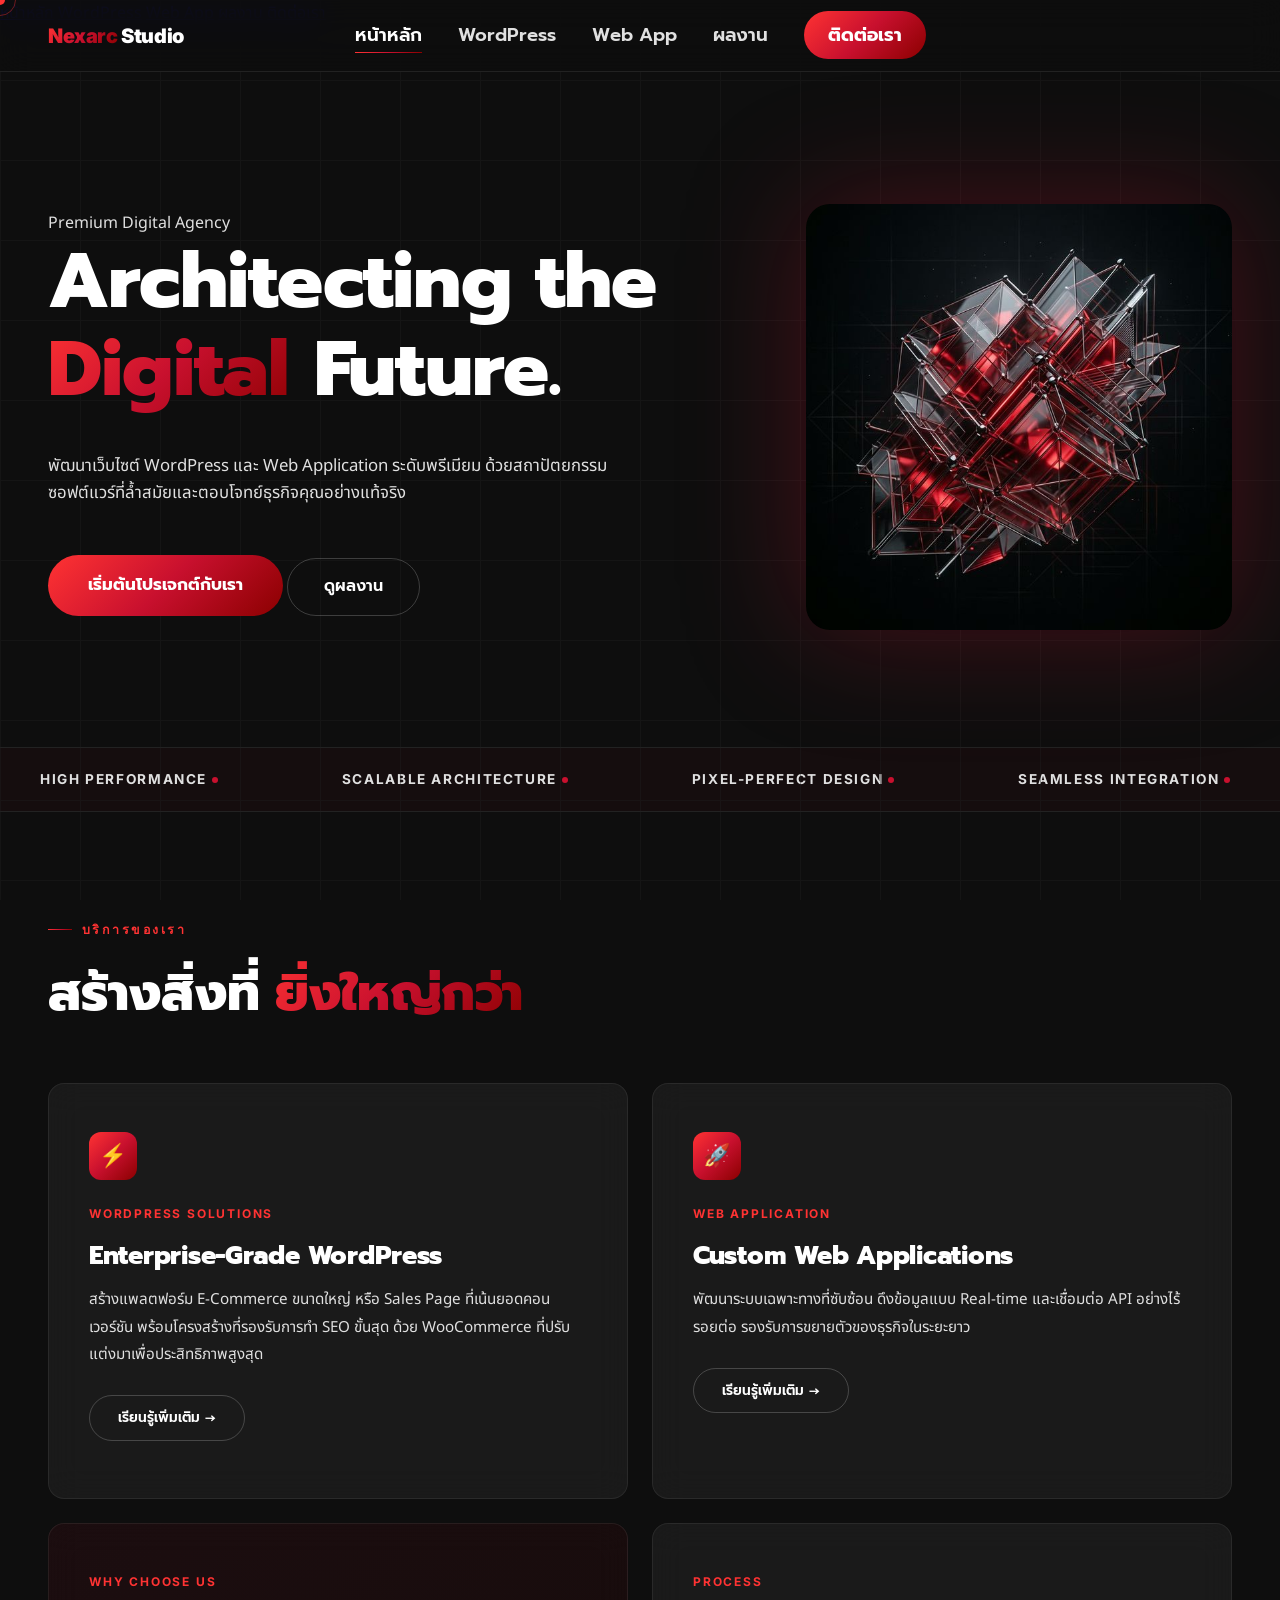
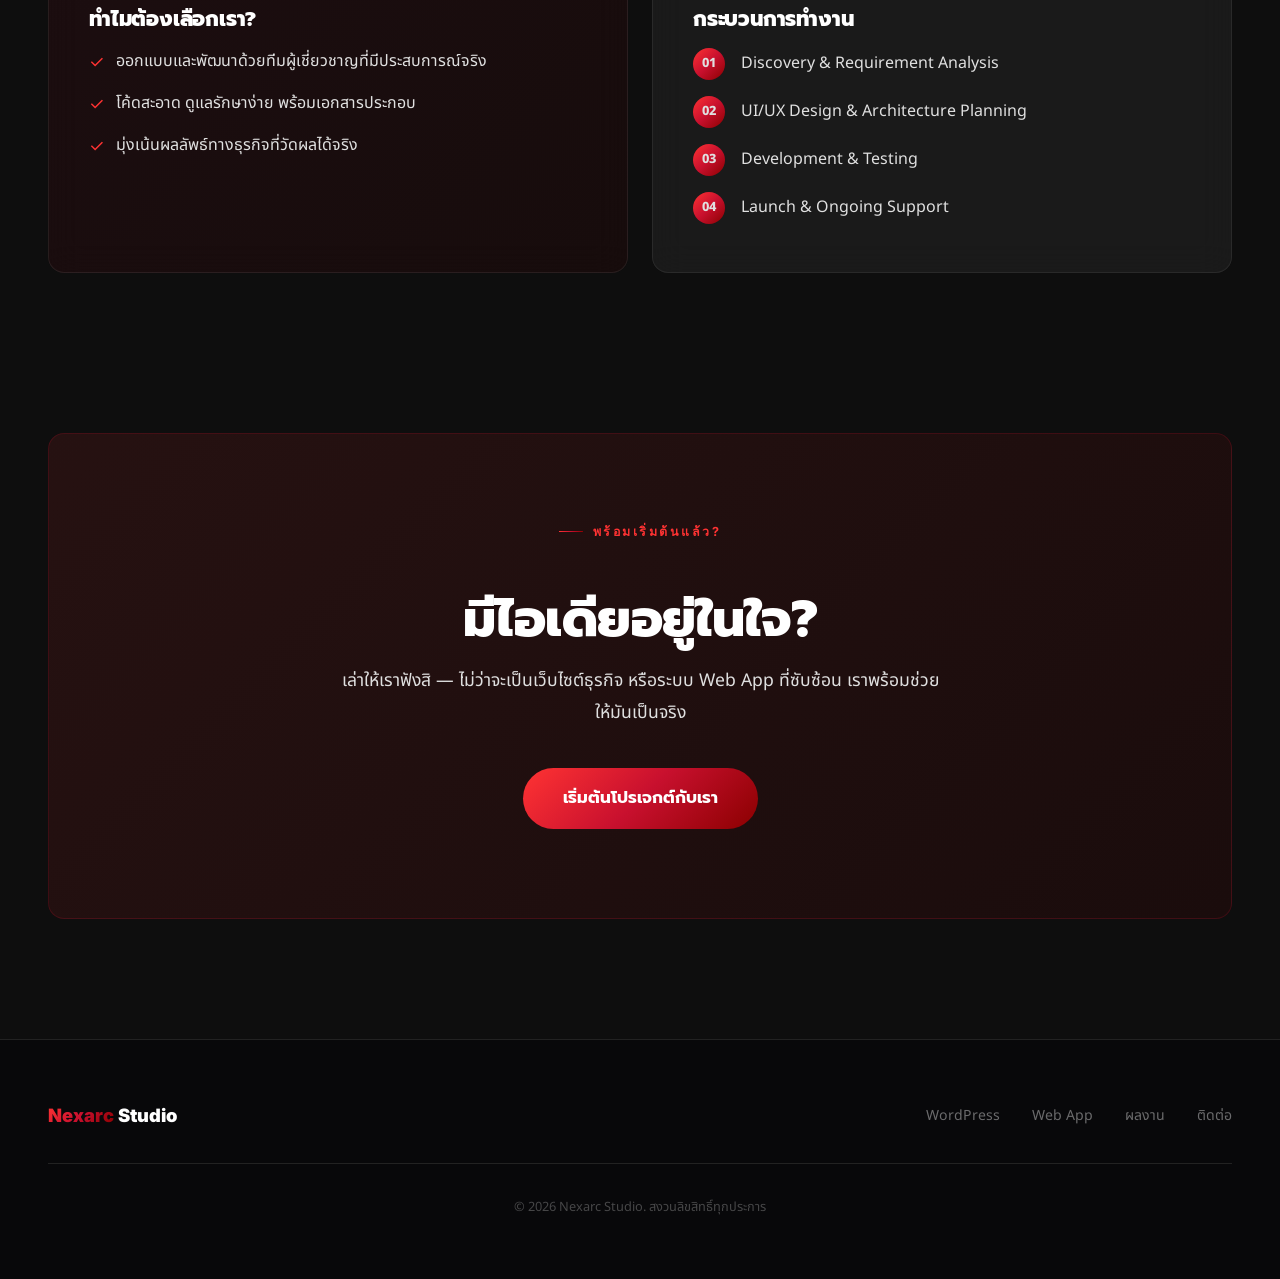
<file: index.html>
<!DOCTYPE html>
<html lang="th">
<head>
  <meta charset="UTF-8">
  <meta name="viewport" content="width=device-width, initial-scale=1.0">
  <meta name="description" content="รับทำเว็บไซต์ WordPress และพัฒนา Web Application ระดับพรีเมียม สถาปัตยกรรมซอฟต์แวร์ที่ล้ำสมัย ตอบโจทย์ธุรกิจไทย">
  <title>Nexarc Studio — Architecting the Digital Future</title>
  <link rel="stylesheet" href="style.css">
  <style>
    .bento-card .card-eyebrow {
      font-family: 'Inter', sans-serif;
      font-size: 0.75rem;
      font-weight: 700;
      letter-spacing: 0.15em;
      text-transform: uppercase;
      color: var(--accent-start);
      margin-bottom: 16px;
    }
    .bento-card h3 { font-size: 1.6rem; margin-bottom: 16px; }
    .bento-card p { color: var(--text-body); font-size: 0.95rem; line-height: 1.8; }
    .bento-card .card-icon {
      width: 48px; height: 48px;
      background: var(--gradient);
      border-radius: 12px;
      display: flex; align-items: center; justify-content: center;
      margin-bottom: 24px;
      font-size: 1.4rem;
    }

    /* ── CTA Band ── */
    .cta-band {
      background: linear-gradient(135deg, rgba(255,51,51,0.1) 0%, rgba(139,0,0,0.1) 100%);
      border: 1px solid rgba(200,16,46,0.2);
      border-radius: var(--radius);
      padding: 80px 60px;
      text-align: center;
    }
    .cta-band h2 { margin-bottom: 16px; }
    .cta-band p  { color: var(--text-body); margin-bottom: 40px; font-size: 1.1rem; }
  </style>
</head>
<body>
  <!-- Cursor -->
  <div id="cursor"></div>
  <div id="cursor-trail"></div>

  <!-- Navbar -->
  <nav class="navbar">
    <a class="logo" href="index.html"><span>Nexarc</span> Studio</a>
    <ul class="nav-links">
      <li><a href="index.html" class="active">หน้าหลัก</a></li>
      <li><a href="wordpress.html">WordPress</a></li>
      <li><a href="webapp.html">Web App</a></li>
      <li><a href="works.html">ผลงาน</a></li>
      <li><a href="contact.html" class="nav-cta">ติดต่อเรา</a></li>
    </ul>
    <button class="navbar-toggle" id="menuToggle">
      <span></span><span></span><span></span>
    </button>
  </nav>

  <div class="menu-overlay" id="menuOverlay"></div>

  <div class="flyer-menu" id="flyerMenu">
    <a href="index.html" class="flyer-link active">หน้าหลัก</a>
    <a href="wordpress.html" class="flyer-link">WordPress</a>
    <a href="webapp.html" class="flyer-link">Web App</a>
    <a href="works.html" class="flyer-link">ผลงาน</a>
    <a href="contact.html" class="flyer-link">ติดต่อเรา</a>
  </div>

  <!-- Hero Section -->
  <section class="hero">
    <div class="container">
      <div class="hero-inner">
        <div class="hero-content">
          <div class="hero-eyebrow stagger-init" data-stagger="0">
            <span></span> Premium Digital Agency
          </div>
          <h1 class="hero-headline">
            <span class="line stagger-init" data-stagger="1">Architecting</span>
            <span class="line stagger-init" data-stagger="2">the <span class="gradient-text">Digital</span></span>
            <span class="line stagger-init" data-stagger="3">Future.</span>
          </h1>
          <p class="hero-sub stagger-init" data-stagger="4">
            พัฒนาเว็บไซต์ WordPress และ Web Application ระดับพรีเมียม ด้วยสถาปัตยกรรมซอฟต์แวร์ที่ล้ำสมัยและตอบโจทย์ธุรกิจคุณอย่างแท้จริง
          </p>
          <div class="hero-actions stagger-init" data-stagger="5">
            <a href="contact.html" class="btn-primary">เริ่มต้นโปรเจกต์กับเรา</a>
            <a href="works.html" class="btn-outline">ดูผลงาน</a>
          </div>
        </div>
        <div class="hero-visual stagger-init" data-stagger="3">
          <div class="hero-glow"></div>
          <img src="assets/images/hero_3d_abstract.png" alt="3D abstract architecture visual">
        </div>
      </div>
    </div>
  </section>

  <!-- Marquee -->
  <div class="marquee-section">
    <div class="marquee-wrapper">
      <div class="marquee-track">
        <span class="marquee-item">High Performance <span class="dot"></span></span>
        <span class="marquee-item">Scalable Architecture <span class="dot"></span></span>
        <span class="marquee-item">Pixel-Perfect Design <span class="dot"></span></span>
        <span class="marquee-item">Seamless Integration <span class="dot"></span></span>
        <span class="marquee-item">SEO Optimized <span class="dot"></span></span>
        <span class="marquee-item">Real-time Data <span class="dot"></span></span>
        <span class="marquee-item">Enterprise Grade <span class="dot"></span></span>
        <!-- duplicate for seamless loop -->
        <span class="marquee-item">High Performance <span class="dot"></span></span>
        <span class="marquee-item">Scalable Architecture <span class="dot"></span></span>
        <span class="marquee-item">Pixel-Perfect Design <span class="dot"></span></span>
        <span class="marquee-item">Seamless Integration <span class="dot"></span></span>
        <span class="marquee-item">SEO Optimized <span class="dot"></span></span>
        <span class="marquee-item">Real-time Data <span class="dot"></span></span>
        <span class="marquee-item">Enterprise Grade <span class="dot"></span></span>
      </div>
    </div>
  </div>

  <!-- Bento Grid Services -->
  <section class="bento-section" style="padding-top: 100px;">
    <div class="container">
      <div class="bento-heading reveal" style="margin-bottom: 60px;">
        <div class="section-label">บริการของเรา</div>
        <h2>สร้างสิ่งที่<span class="gradient-text"> ยิ่งใหญ่กว่า</span></h2>
      </div>
      <div class="bento-grid">
        <div class="glass-card bento-card reveal delay-1">
          <div class="card-icon">⚡</div>
          <div class="card-eyebrow">WordPress Solutions</div>
          <h3>Enterprise-Grade WordPress</h3>
          <p>สร้างแพลตฟอร์ม E-Commerce ขนาดใหญ่ หรือ Sales Page ที่เน้นยอดคอนเวอร์ชัน พร้อมโครงสร้างที่รองรับการทำ SEO ขั้นสุด ด้วย WooCommerce ที่ปรับแต่งมาเพื่อประสิทธิภาพสูงสุด</p>
          <br>
          <a href="wordpress.html" class="btn-outline" style="font-size:0.85rem; padding:10px 28px;">เรียนรู้เพิ่มเติม →</a>
        </div>
        <div class="glass-card bento-card reveal delay-2">
          <div class="card-icon">🚀</div>
          <div class="card-eyebrow">Web Application</div>
          <h3>Custom Web Applications</h3>
          <p>พัฒนาระบบเฉพาะทางที่ซับซ้อน ดึงข้อมูลแบบ Real-time และเชื่อมต่อ API อย่างไร้รอยต่อ รองรับการขยายตัวของธุรกิจในระยะยาว</p>
          <br>
          <a href="webapp.html" class="btn-outline" style="font-size:0.85rem; padding:10px 28px;">เรียนรู้เพิ่มเติม →</a>
        </div>
        <div class="glass-card bento-card reveal delay-3" style="background: linear-gradient(135deg, rgba(200,16,46,0.08) 0%, rgba(139,0,0,0.08) 100%);">
          <div class="card-eyebrow">Why Choose Us</div>
          <h3 style="font-size:1.3rem;">ทำไมต้องเลือกเรา?</h3>
          <ul style="list-style:none; margin-top:16px; display:flex; flex-direction:column; gap:12px;">
            <li style="display:flex; gap:12px; align-items:flex-start;"><span style="color:var(--accent-start); font-size:1.1rem; flex-shrink:0;">✓</span><span>ออกแบบและพัฒนาด้วยทีมผู้เชี่ยวชาญที่มีประสบการณ์จริง</span></li>
            <li style="display:flex; gap:12px; align-items:flex-start;"><span style="color:var(--accent-start); font-size:1.1rem; flex-shrink:0;">✓</span><span>โค้ดสะอาด ดูแลรักษาง่าย พร้อมเอกสารประกอบ</span></li>
            <li style="display:flex; gap:12px; align-items:flex-start;"><span style="color:var(--accent-start); font-size:1.1rem; flex-shrink:0;">✓</span><span>มุ่งเน้นผลลัพธ์ทางธุรกิจที่วัดผลได้จริง</span></li>
          </ul>
        </div>
        <div class="glass-card bento-card reveal delay-4">
          <div class="card-eyebrow">Process</div>
          <h3 style="font-size:1.3rem;">กระบวนการทำงาน</h3>
          <div style="display:flex; flex-direction:column; gap:16px; margin-top:16px;">
            <div style="display:flex; gap:16px; align-items:center;">
              <span style="width:32px; height:32px; background:var(--gradient); border-radius:50%; display:flex; align-items:center; justify-content:center; font-weight:800; font-size:0.8rem; flex-shrink:0;">01</span>
              <span>Discovery & Requirement Analysis</span>
            </div>
            <div style="display:flex; gap:16px; align-items:center;">
              <span style="width:32px; height:32px; background:var(--gradient); border-radius:50%; display:flex; align-items:center; justify-content:center; font-weight:800; font-size:0.8rem; flex-shrink:0;">02</span>
              <span>UI/UX Design & Architecture Planning</span>
            </div>
            <div style="display:flex; gap:16px; align-items:center;">
              <span style="width:32px; height:32px; background:var(--gradient); border-radius:50%; display:flex; align-items:center; justify-content:center; font-weight:800; font-size:0.8rem; flex-shrink:0;">03</span>
              <span>Development & Testing</span>
            </div>
            <div style="display:flex; gap:16px; align-items:center;">
              <span style="width:32px; height:32px; background:var(--gradient); border-radius:50%; display:flex; align-items:center; justify-content:center; font-weight:800; font-size:0.8rem; flex-shrink:0;">04</span>
              <span>Launch & Ongoing Support</span>
            </div>
          </div>
        </div>
      </div>
    </div>
  </section>

  <!-- CTA Band -->
  <section style="padding: 40px 0 120px;">
    <div class="container">
      <div class="cta-band reveal">
        <div class="section-label" style="justify-content:center;">พร้อมเริ่มต้นแล้ว?</div>
        <h2>มีไอเดียอยู่ในใจ?</h2>
        <p>เล่าให้เราฟังสิ — ไม่ว่าจะเป็นเว็บไซต์ธุรกิจ หรือระบบ Web App ที่ซับซ้อน เราพร้อมช่วยให้มันเป็นจริง</p>
        <a href="contact.html" class="btn-primary">เริ่มต้นโปรเจกต์กับเรา</a>
      </div>
    </div>
  </section>

  <!-- Footer -->
  <footer>
    <div class="container">
      <div class="footer-inner">
        <a class="footer-logo" href="index.html"><span>Nexarc</span> Studio</a>
        <ul class="footer-links">
          <li><a href="wordpress.html">WordPress</a></li>
          <li><a href="webapp.html">Web App</a></li>
          <li><a href="works.html">ผลงาน</a></li>
          <li><a href="contact.html">ติดต่อ</a></li>
        </ul>
      </div>
      <p class="footer-copy">© 2026 Nexarc Studio. สงวนลิขสิทธิ์ทุกประการ</p>
    </div>
  </footer>

  <script src="main.js"></script>
</body>
</html>
</file>
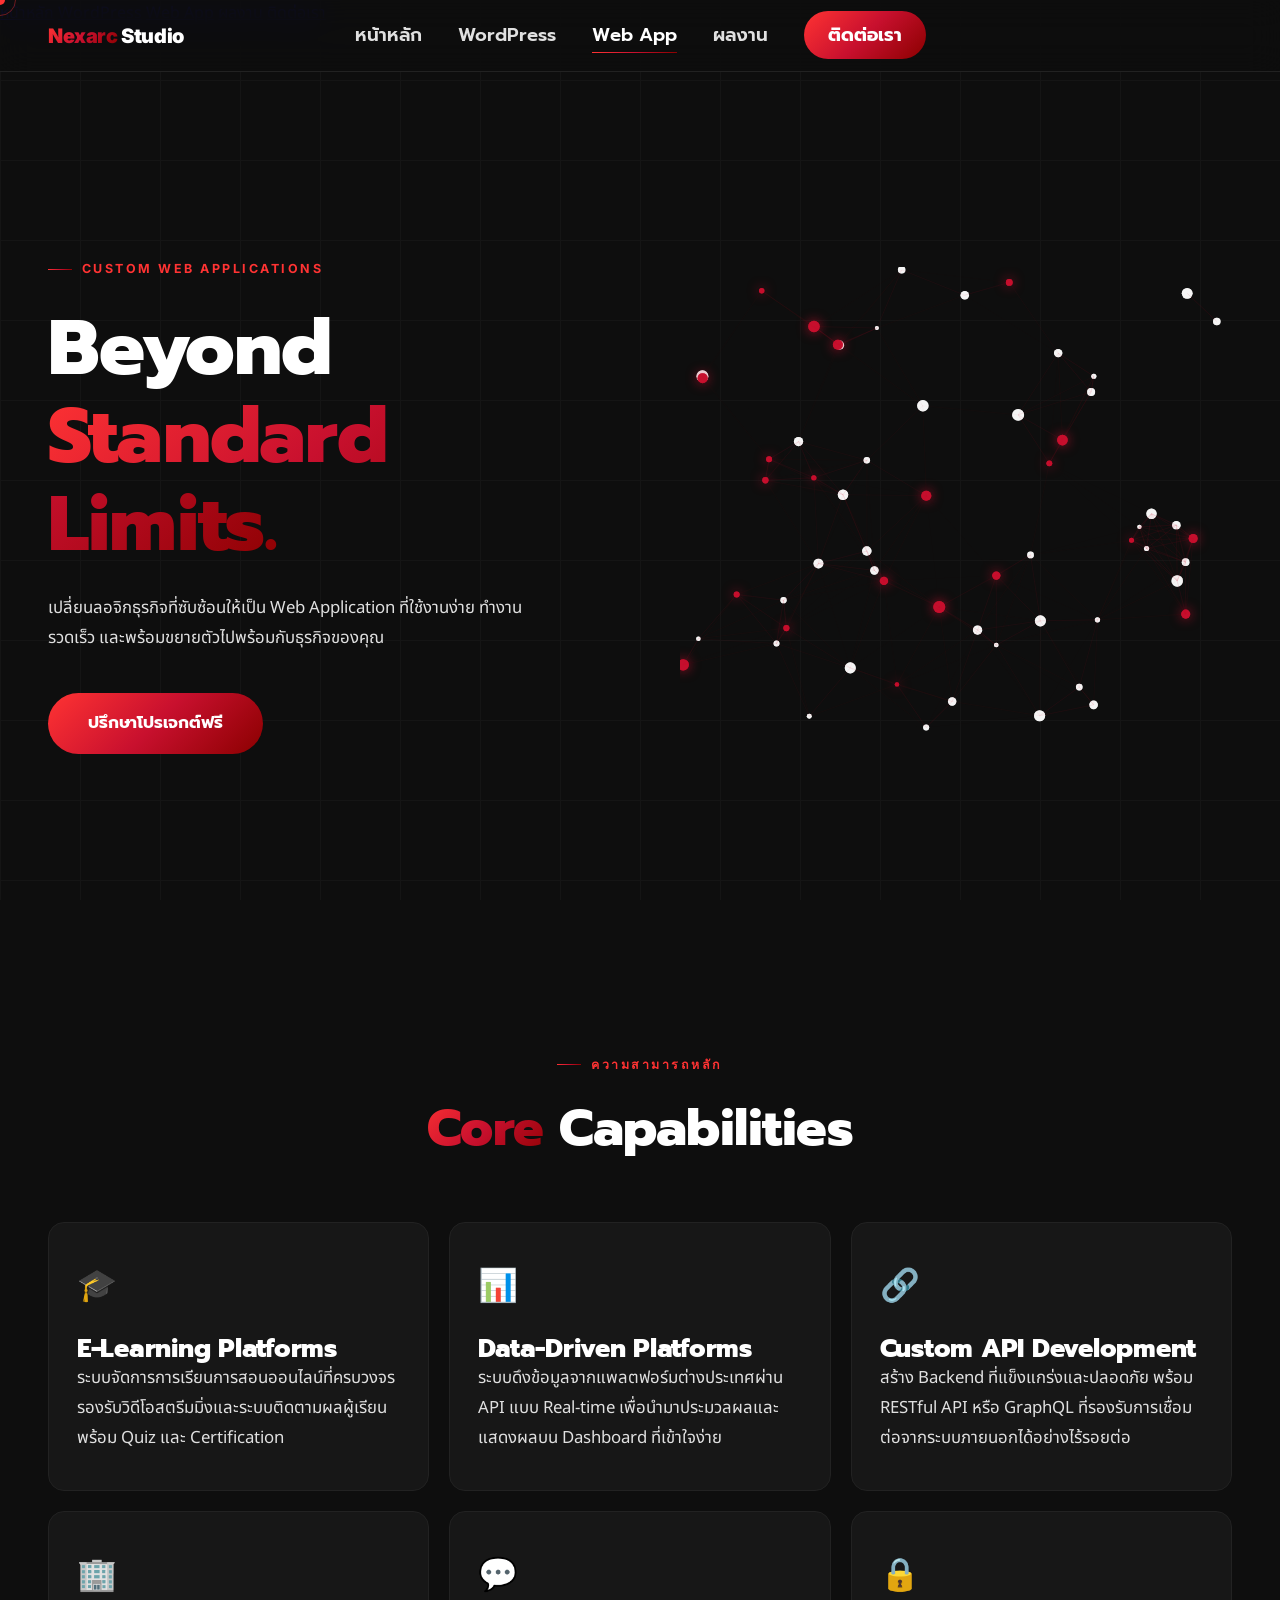
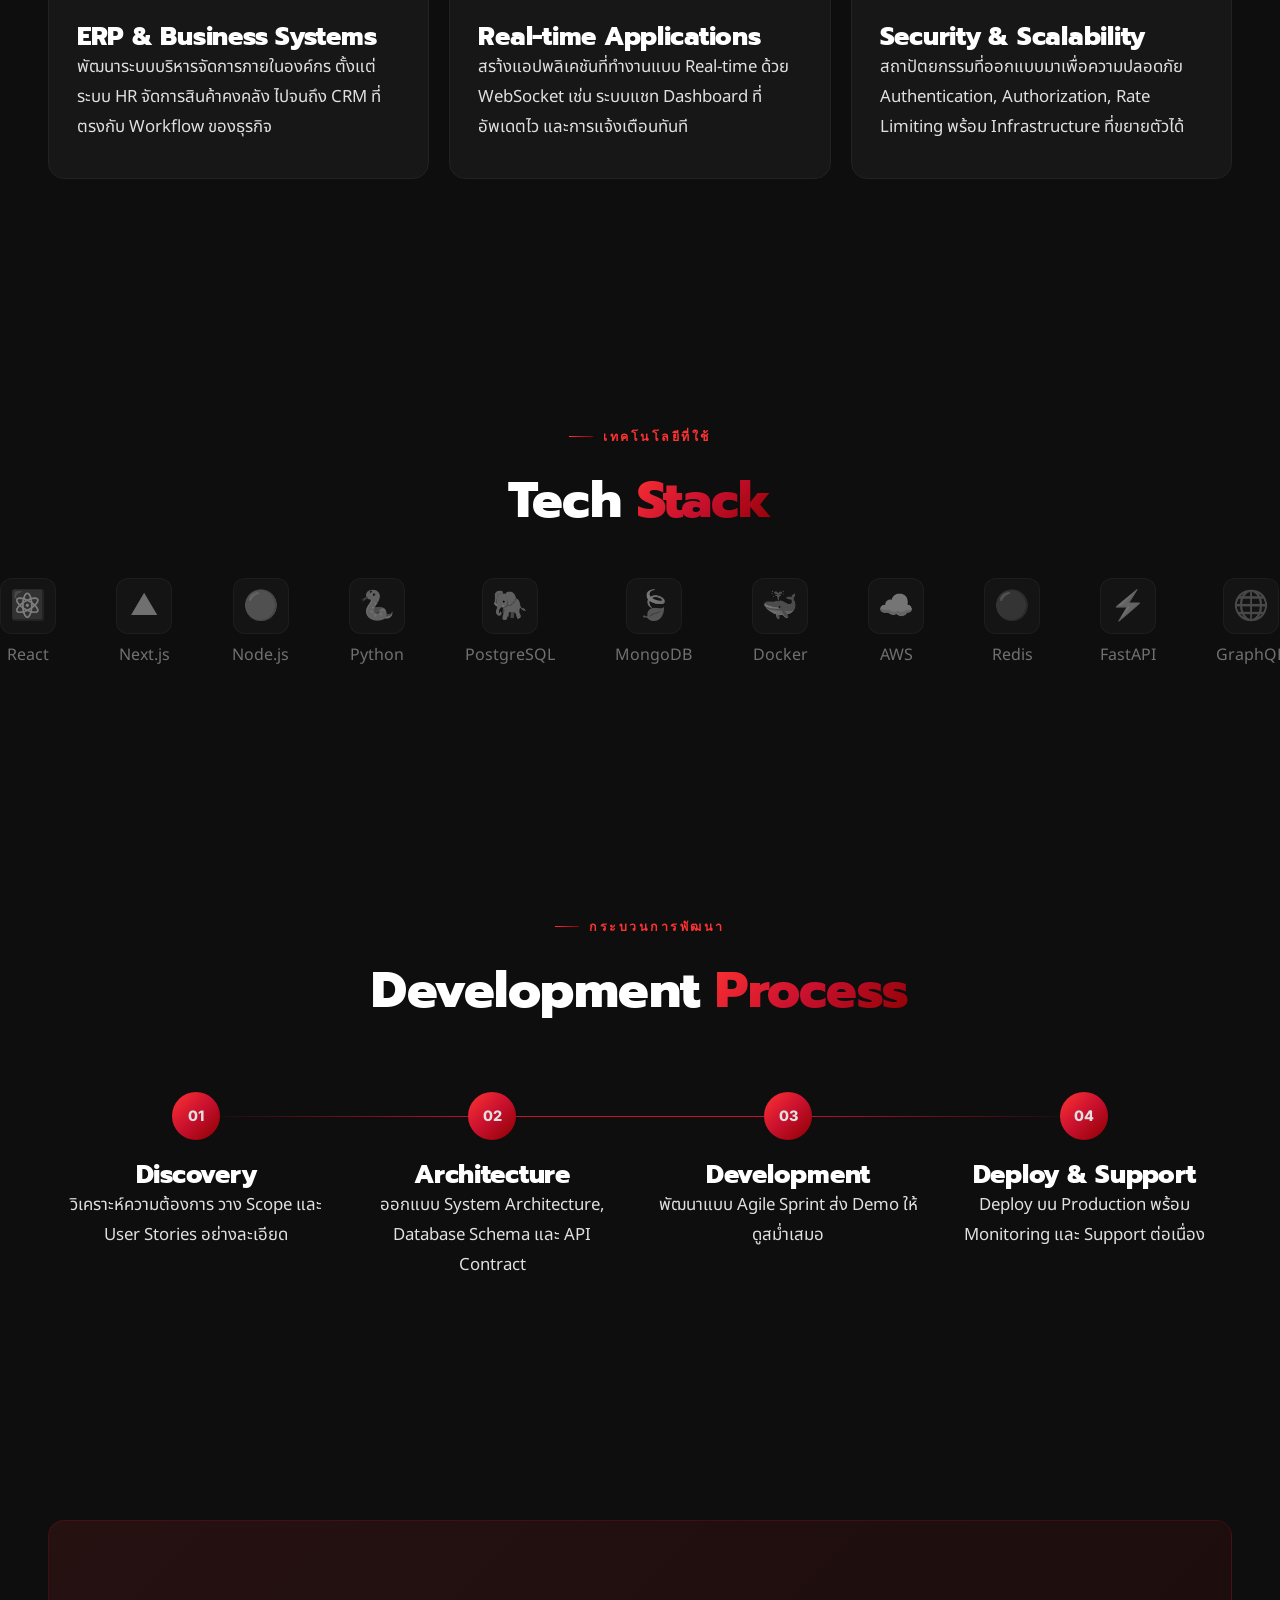
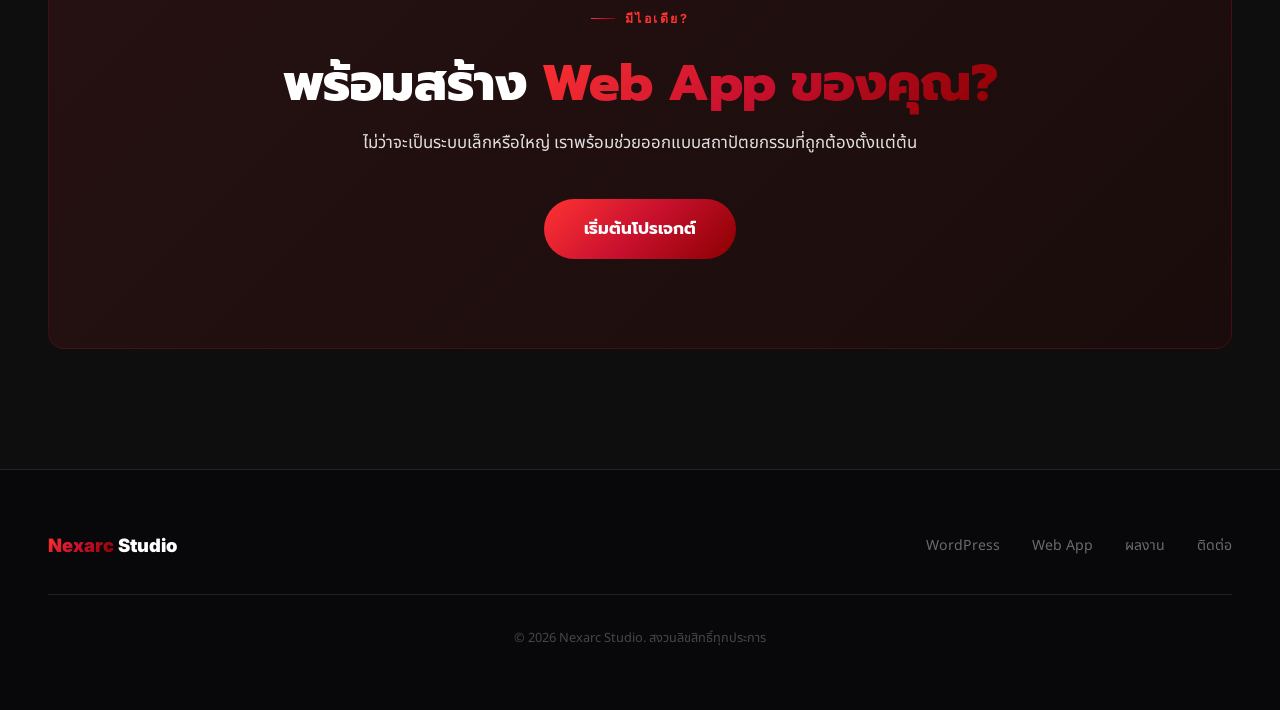
<file: webapp.html>
<!DOCTYPE html>
<html lang="th">
<head>
  <meta charset="UTF-8">
  <meta name="viewport" content="width=device-width, initial-scale=1.0">
  <meta name="description" content="รับพัฒนา Web Application, ระบบ E-Learning, Data Platform, Custom API สำหรับธุรกิจไทย ด้วยเทคโนโลยีทันสมัย React, Node.js, Next.js">
  <title>Custom Web Applications — Nexarc Studio</title>
  <link rel="stylesheet" href="style.css">
</head>
<body>
  <div id="cursor"></div>
  <div id="cursor-trail"></div>

  <nav class="navbar">
    <a class="logo" href="index.html"><span>Nexarc</span> Studio</a>
    <ul class="nav-links">
      <li><a href="index.html">หน้าหลัก</a></li>
      <li><a href="wordpress.html">WordPress</a></li>
      <li><a href="webapp.html" class="active">Web App</a></li>
      <li><a href="works.html">ผลงาน</a></li>
      <li><a href="contact.html" class="nav-cta">ติดต่อเรา</a></li>
    </ul>
    <button class="navbar-toggle" id="menuToggle">
      <span></span><span></span><span></span>
    </button>
  </nav>

  <div class="menu-overlay" id="menuOverlay"></div>

  <div class="flyer-menu" id="flyerMenu">
    <a href="index.html" class="flyer-link">หน้าหลัก</a>
    <a href="wordpress.html" class="flyer-link">WordPress</a>
    <a href="webapp.html" class="flyer-link active">Web App</a>
    <a href="works.html" class="flyer-link">ผลงาน</a>
    <a href="contact.html" class="flyer-link">ติดต่อเรา</a>
  </div>

  <!-- Hero -->
  <section class="app-hero" style="min-height:100vh; display:flex; align-items:center; overflow:hidden;">
    <div class="container">
      <div class="app-hero-inner">
        <div class="app-content">
          <div class="section-label reveal">Custom Web Applications</div>
          <h1 class="reveal delay-1">Beyond<br><span class="gradient-text">Standard Limits.</span></h1>
          <p class="reveal delay-2" style="max-width:480px; margin: 24px 0 40px;">
            เปลี่ยนลอจิกธุรกิจที่ซับซ้อนให้เป็น Web Application ที่ใช้งานง่าย ทำงานรวดเร็ว
            และพร้อมขยายตัวไปพร้อมกับธุรกิจของคุณ
          </p>
          <a href="contact.html" class="btn-primary reveal delay-3">ปรึกษาโปรเจกต์ฟรี</a>
        </div>
        <div class="app-visual reveal delay-2">
          <div class="node-canvas">
            <canvas id="nodeCanvas"></canvas>
          </div>
        </div>
      </div>
    </div>
  </section>

  <!-- Core Capabilities -->
  <section>
    <div class="container">
      <div style="text-align:center; margin-bottom:64px;">
        <div class="section-label reveal">ความสามารถหลัก</div>
        <h2 class="reveal delay-1"><span class="gradient-text">Core</span> Capabilities</h2>
      </div>
      <div class="cap-grid">
        <div class="cap-card reveal delay-1">
          <div class="cap-icon">🎓</div>
          <h3>E-Learning Platforms</h3>
          <p>ระบบจัดการการเรียนการสอนออนไลน์ที่ครบวงจร รองรับวิดีโอสตรีมมิ่งและระบบติดตามผลผู้เรียน พร้อม Quiz และ Certification</p>
        </div>
        <div class="cap-card reveal delay-2">
          <div class="cap-icon">📊</div>
          <h3>Data-Driven Platforms</h3>
          <p>ระบบดึงข้อมูลจากแพลตฟอร์มต่างประเทศผ่าน API แบบ Real-time เพื่อนำมาประมวลผลและแสดงผลบน Dashboard ที่เข้าใจง่าย</p>
        </div>
        <div class="cap-card reveal delay-3">
          <div class="cap-icon">🔗</div>
          <h3>Custom API Development</h3>
          <p>สร้าง Backend ที่แข็งแกร่งและปลอดภัย พร้อม RESTful API หรือ GraphQL ที่รองรับการเชื่อมต่อจากระบบภายนอกได้อย่างไร้รอยต่อ</p>
        </div>
        <div class="cap-card reveal delay-1">
          <div class="cap-icon">🏢</div>
          <h3>ERP & Business Systems</h3>
          <p>พัฒนาระบบบริหารจัดการภายในองค์กร ตั้งแต่ระบบ HR จัดการสินค้าคงคลัง ไปจนถึง CRM ที่ตรงกับ Workflow ของธุรกิจ</p>
        </div>
        <div class="cap-card reveal delay-2">
          <div class="cap-icon">💬</div>
          <h3>Real-time Applications</h3>
          <p>สรา้งแอปพลิเคชันที่ทำงานแบบ Real-time ด้วย WebSocket เช่น ระบบแชท Dashboard ที่อัพเดตไว และการแจ้งเตือนทันที</p>
        </div>
        <div class="cap-card reveal delay-3">
          <div class="cap-icon">🔒</div>
          <h3>Security & Scalability</h3>
          <p>สถาปัตยกรรมที่ออกแบบมาเพื่อความปลอดภัย Authentication, Authorization, Rate Limiting พร้อม Infrastructure ที่ขยายตัวได้</p>
        </div>
      </div>
    </div>
  </section>

  <!-- Tech Stack -->
  <section>
    <div class="container">
      <div style="text-align:center; margin-bottom:48px;">
        <div class="section-label reveal">เทคโนโลยีที่ใช้</div>
        <h2 class="reveal delay-1">Tech <span class="gradient-text">Stack</span></h2>
      </div>
    </div>
    <div class="tech-marquee-wrapper">
      <div class="tech-marquee-track" id="techTrack">
        <!-- Set 1 -->
        <div class="tech-logo-item"><div class="tl-icon">⚛️</div><span>React</span></div>
        <div class="tech-logo-item"><div class="tl-icon">▲</div><span>Next.js</span></div>
        <div class="tech-logo-item"><div class="tl-icon">🟢</div><span>Node.js</span></div>
        <div class="tech-logo-item"><div class="tl-icon">🐍</div><span>Python</span></div>
        <div class="tech-logo-item"><div class="tl-icon">🐘</div><span>PostgreSQL</span></div>
        <div class="tech-logo-item"><div class="tl-icon">🍃</div><span>MongoDB</span></div>
        <div class="tech-logo-item"><div class="tl-icon">🐳</div><span>Docker</span></div>
        <div class="tech-logo-item"><div class="tl-icon">☁️</div><span>AWS</span></div>
        <div class="tech-logo-item"><div class="tl-icon">🔴</div><span>Redis</span></div>
        <div class="tech-logo-item"><div class="tl-icon">⚡</div><span>FastAPI</span></div>
        <div class="tech-logo-item"><div class="tl-icon">🌐</div><span>GraphQL</span></div>
        <div class="tech-logo-item"><div class="tl-icon">🔵</div><span>TypeScript</span></div>
        <!-- Set 2 (duplicate) -->
        <div class="tech-logo-item"><div class="tl-icon">⚛️</div><span>React</span></div>
        <div class="tech-logo-item"><div class="tl-icon">▲</div><span>Next.js</span></div>
        <div class="tech-logo-item"><div class="tl-icon">🟢</div><span>Node.js</span></div>
        <div class="tech-logo-item"><div class="tl-icon">🐍</div><span>Python</span></div>
        <div class="tech-logo-item"><div class="tl-icon">🐘</div><span>PostgreSQL</span></div>
        <div class="tech-logo-item"><div class="tl-icon">🍃</div><span>MongoDB</span></div>
        <div class="tech-logo-item"><div class="tl-icon">🐳</div><span>Docker</span></div>
        <div class="tech-logo-item"><div class="tl-icon">☁️</div><span>AWS</span></div>
        <div class="tech-logo-item"><div class="tl-icon">🔴</div><span>Redis</span></div>
        <div class="tech-logo-item"><div class="tl-icon">⚡</div><span>FastAPI</span></div>
        <div class="tech-logo-item"><div class="tl-icon">🌐</div><span>GraphQL</span></div>
        <div class="tech-logo-item"><div class="tl-icon">🔵</div><span>TypeScript</span></div>
        <!-- Set 3 (duplicate) -->
        <div class="tech-logo-item"><div class="tl-icon">⚛️</div><span>React</span></div>
        <div class="tech-logo-item"><div class="tl-icon">▲</div><span>Next.js</span></div>
        <div class="tech-logo-item"><div class="tl-icon">🟢</div><span>Node.js</span></div>
        <div class="tech-logo-item"><div class="tl-icon">🐍</div><span>Python</span></div>
        <div class="tech-logo-item"><div class="tl-icon">🐘</div><span>PostgreSQL</span></div>
        <div class="tech-logo-item"><div class="tl-icon">🍃</div><span>MongoDB</span></div>
        <div class="tech-logo-item"><div class="tl-icon">🐳</div><span>Docker</span></div>
        <div class="tech-logo-item"><div class="tl-icon">☁️</div><span>AWS</span></div>
        <div class="tech-logo-item"><div class="tl-icon">🔴</div><span>Redis</span></div>
        <div class="tech-logo-item"><div class="tl-icon">⚡</div><span>FastAPI</span></div>
        <div class="tech-logo-item"><div class="tl-icon">🌐</div><span>GraphQL</span></div>
        <div class="tech-logo-item"><div class="tl-icon">🔵</div><span>TypeScript</span></div>
      </div>
    </div>
  </section>

  <!-- Process -->
  <section>
    <div class="container">
      <div style="text-align:center; margin-bottom:72px;">
        <div class="section-label reveal">กระบวนการพัฒนา</div>
        <h2 class="reveal delay-1">Development <span class="gradient-text">Process</span></h2>
      </div>
      <div class="process-grid reveal">
        <div class="process-step">
          <div class="process-num">01</div>
          <h3>Discovery</h3>
          <p>วิเคราะห์ความต้องการ วาง Scope และ User Stories อย่างละเอียด</p>
        </div>
        <div class="process-step">
          <div class="process-num">02</div>
          <h3>Architecture</h3>
          <p>ออกแบบ System Architecture, Database Schema และ API Contract</p>
        </div>
        <div class="process-step">
          <div class="process-num">03</div>
          <h3>Development</h3>
          <p>พัฒนาแบบ Agile Sprint ส่ง Demo ให้ดูสม่ำเสมอ</p>
        </div>
        <div class="process-step">
          <div class="process-num">04</div>
          <h3>Deploy & Support</h3>
          <p>Deploy บน Production พร้อม Monitoring และ Support ต่อเนื่อง</p>
        </div>
      </div>
    </div>
  </section>

  <!-- CTA -->
  <section style="padding-bottom:120px;">
    <div class="container">
      <div style="background: linear-gradient(135deg, rgba(255,51,51,0.1) 0%, rgba(139,0,0,0.1) 100%); border: 1px solid rgba(200,16,46,0.2); border-radius: var(--radius); padding: 80px 60px; text-align: center;" class="reveal">
        <div class="section-label" style="justify-content:center;">มีไอเดีย?</div>
        <h2>พร้อมสร้าง<span class="gradient-text"> Web App ของคุณ?</span></h2>
        <p style="color:var(--text-body); margin: 16px 0 40px; font-size:1.05rem;">ไม่ว่าจะเป็นระบบเล็กหรือใหญ่ เราพร้อมช่วยออกแบบสถาปัตยกรรมที่ถูกต้องตั้งแต่ต้น</p>
        <a href="contact.html" class="btn-primary">เริ่มต้นโปรเจกต์</a>
      </div>
    </div>
  </section>

  <footer>
    <div class="container">
      <div class="footer-inner">
        <a class="footer-logo" href="index.html"><span>Nexarc</span> Studio</a>
        <ul class="footer-links">
          <li><a href="wordpress.html">WordPress</a></li>
          <li><a href="webapp.html">Web App</a></li>
          <li><a href="works.html">ผลงาน</a></li>
          <li><a href="contact.html">ติดต่อ</a></li>
        </ul>
      </div>
      <p class="footer-copy">© 2026 Nexarc Studio. สงวนลิขสิทธิ์ทุกประการ</p>
    </div>
  </footer>

  <script src="main.js"></script>
  <script>
    // ── Data Node Canvas Animation ──────────────────
    const canvas = document.getElementById('nodeCanvas');
    const ctx    = canvas.getContext('2d');
    let W, H, nodes = [];

    function resize() {
      W = canvas.width  = canvas.offsetWidth;
      H = canvas.height = canvas.offsetHeight;
    }
    resize();
    window.addEventListener('resize', () => { resize(); initNodes(); });

    class Node {
      constructor() {
        this.x  = Math.random() * W;
        this.y  = Math.random() * H;
        this.vx = (Math.random() - 0.5) * 0.4;
        this.vy = (Math.random() - 0.5) * 0.4;
        this.r  = Math.random() * 4 + 2;
        this.red = Math.random() > 0.7;
      }
      update() {
        this.x += this.vx;
        this.y += this.vy;
        if (this.x < 0 || this.x > W) this.vx *= -1;
        if (this.y < 0 || this.y > H) this.vy *= -1;
      }
      draw() {
        ctx.beginPath();
        ctx.arc(this.x, this.y, this.r, 0, Math.PI * 2);
        ctx.fillStyle = this.red ? 'rgba(200,16,46,0.9)' : 'rgba(255,255,255,0.8)';
        ctx.fill();
        if (this.red) {
          ctx.shadowBlur = 12;
          ctx.shadowColor = '#C8102E';
        }
        ctx.fill();
        ctx.shadowBlur = 0;
      }
    }

    function initNodes() {
      nodes = Array.from({ length: 60 }, () => new Node());
    }
    initNodes();

    function connect() {
      for (let i = 0; i < nodes.length; i++) {
        for (let j = i + 1; j < nodes.length; j++) {
          const dx = nodes[i].x - nodes[j].x;
          const dy = nodes[i].y - nodes[j].y;
          const d  = Math.sqrt(dx*dx + dy*dy);
          if (d < 120) {
            ctx.beginPath();
            ctx.moveTo(nodes[i].x, nodes[i].y);
            ctx.lineTo(nodes[j].x, nodes[j].y);
            const opacity = 1 - d / 120;
            ctx.strokeStyle = `rgba(200,16,46,${opacity * 0.3})`;
            ctx.lineWidth = 0.5;
            ctx.stroke();
          }
        }
      }
    }

    function animate() {
      ctx.clearRect(0, 0, W, H);
      nodes.forEach(n => { n.update(); n.draw(); });
      connect();
      requestAnimationFrame(animate);
    }
    animate();
  </script>
</body>
</html>
</file>
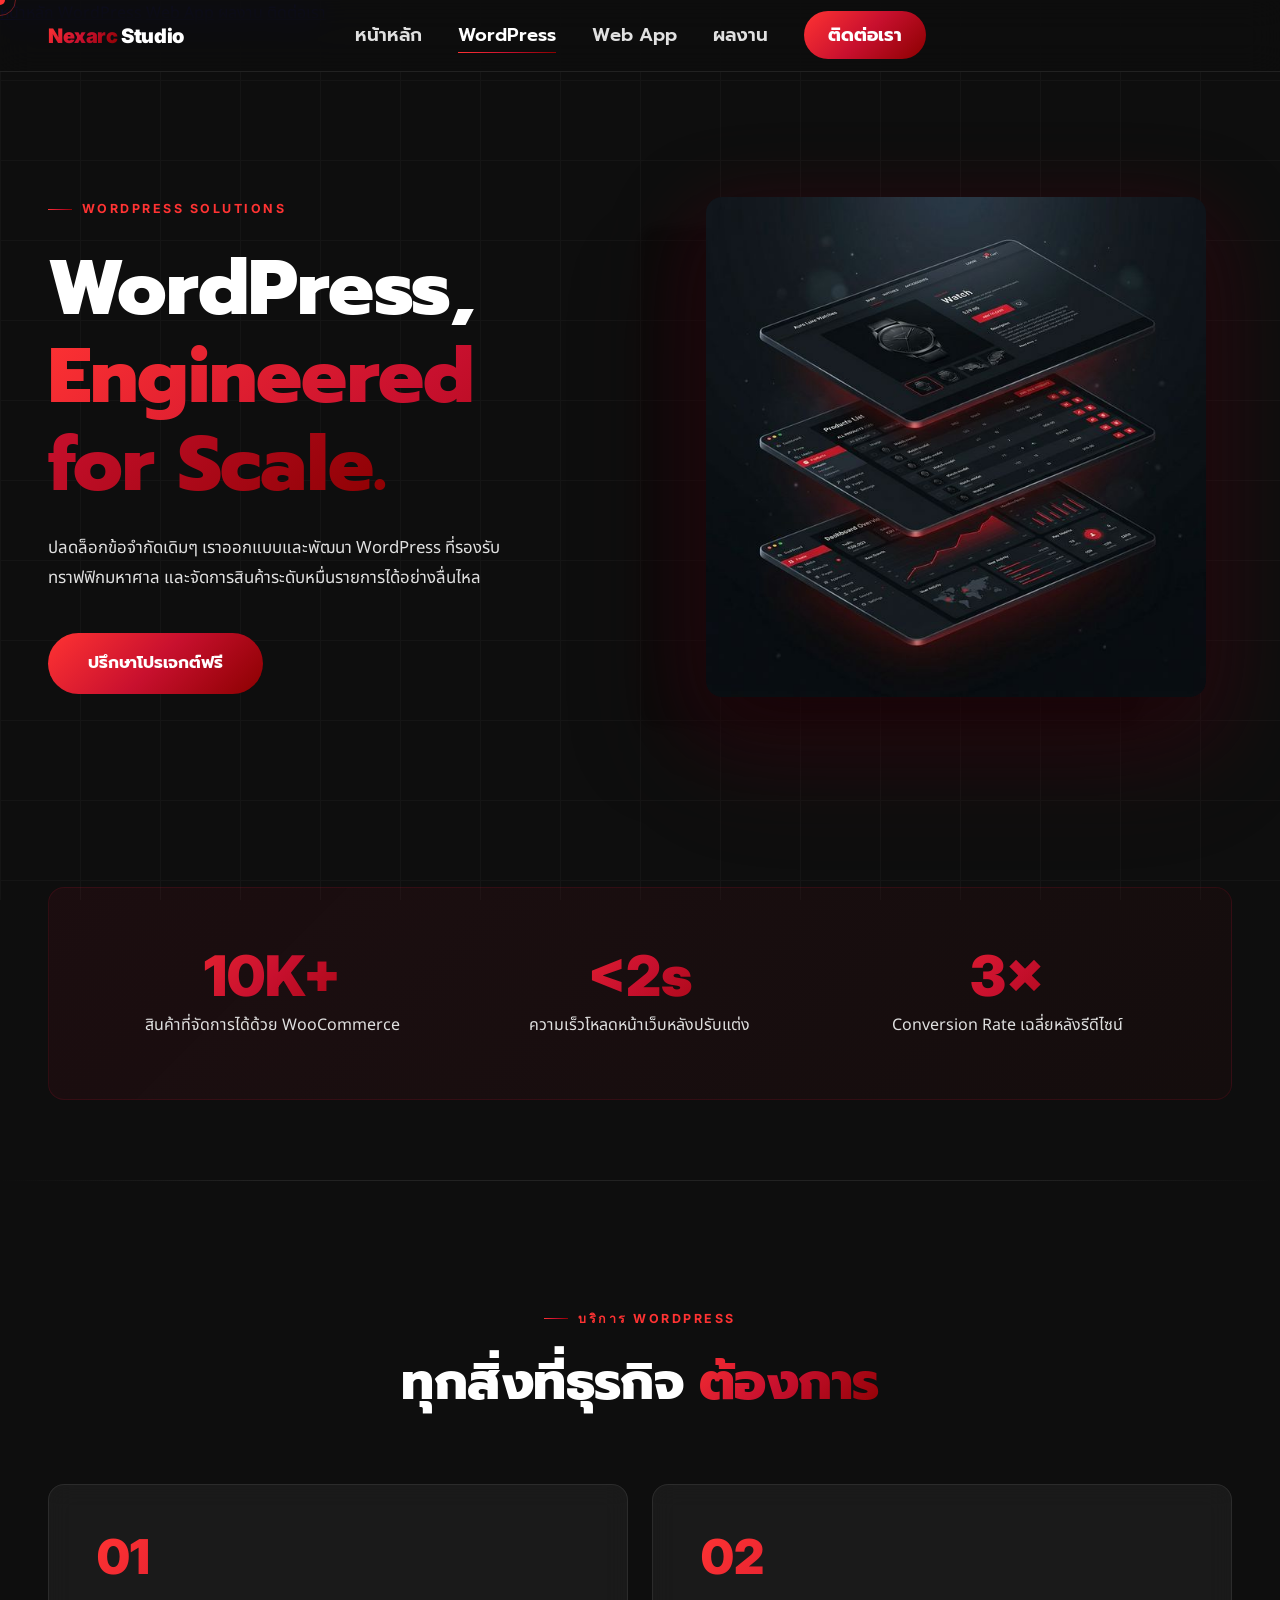
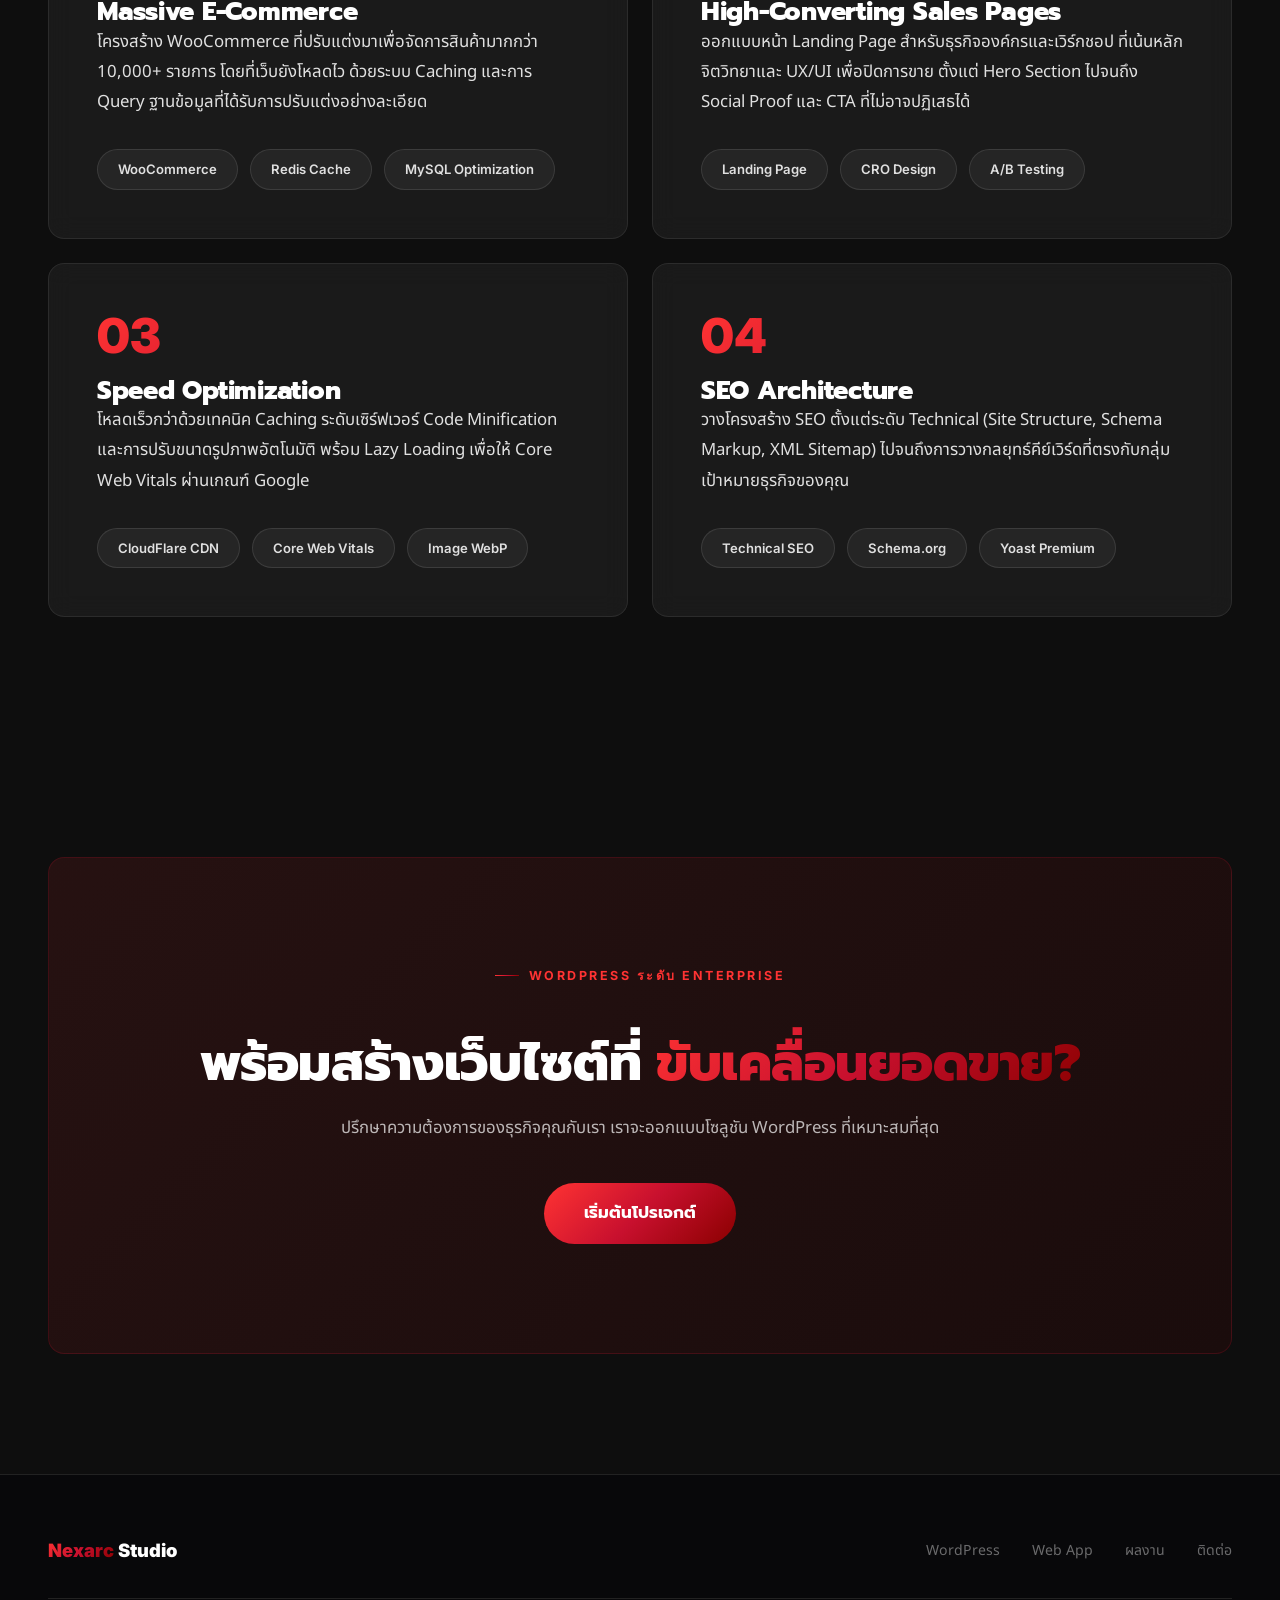
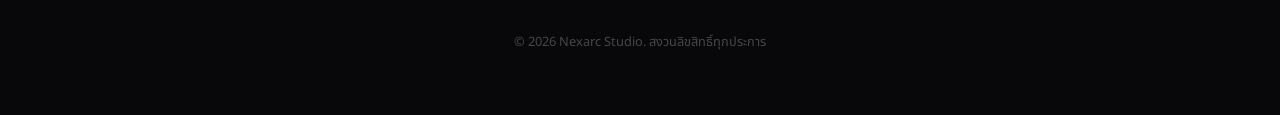
<file: wordpress.html>
<!DOCTYPE html>
<html lang="th">
<head>
  <meta charset="UTF-8">
  <meta name="viewport" content="width=device-width, initial-scale=1.0">
  <meta name="description" content="รับทำเว็บไซต์ WordPress ระดับ Enterprise รองรับ WooCommerce ขนาดใหญ่ SEO Optimization และ High-Converting Landing Pages สำหรับธุรกิจไทย">
  <title>WordPress Solutions — Nexarc Studio</title>
  <link rel="stylesheet" href="style.css">
</head>
<body>
  <div id="cursor"></div>
  <div id="cursor-trail"></div>

  <nav class="navbar">
    <a class="logo" href="index.html"><span>Nexarc</span> Studio</a>
    <ul class="nav-links">
      <li><a href="index.html">หน้าหลัก</a></li>
      <li><a href="wordpress.html" class="active">WordPress</a></li>
      <li><a href="webapp.html">Web App</a></li>
      <li><a href="works.html">ผลงาน</a></li>
      <li><a href="contact.html" class="nav-cta">ติดต่อเรา</a></li>
    </ul>
    <button class="navbar-toggle" id="menuToggle">
      <span></span><span></span><span></span>
    </button>
  </nav>

  <div class="menu-overlay" id="menuOverlay"></div>

  <div class="flyer-menu" id="flyerMenu">
    <a href="index.html" class="flyer-link">หน้าหลัก</a>
    <a href="wordpress.html" class="flyer-link active">WordPress</a>
    <a href="webapp.html" class="flyer-link">Web App</a>
    <a href="works.html" class="flyer-link">ผลงาน</a>
    <a href="contact.html" class="flyer-link">ติดต่อเรา</a>
  </div>

  <!-- Hero -->
  <section class="wp-hero">
    <div class="container">
      <div class="wp-hero-inner">
        <div class="wp-content">
          <div class="section-label reveal">WordPress Solutions</div>
          <h1 class="reveal delay-1">WordPress,<br><span class="gradient-text">Engineered for Scale.</span></h1>
          <p class="reveal delay-2" style="max-width:480px; margin: 24px 0 40px;">
            ปลดล็อกข้อจำกัดเดิมๆ เราออกแบบและพัฒนา WordPress ที่รองรับทราฟฟิกมหาศาล
            และจัดการสินค้าระดับหมื่นรายการได้อย่างลื่นไหล
          </p>
          <a href="contact.html" class="btn-primary reveal delay-3">ปรึกษาโปรเจกต์ฟรี</a>
        </div>
        <div class="wp-visual reveal delay-2">
          <div class="mockup-stack">
            <img class="mockup-shadow" src="assets/images/wordpress_mockups.png" alt="WordPress mockup backdrop">
            <img class="mockup-front" src="assets/images/wordpress_mockups.png" alt="Enterprise WordPress Mockup">
          </div>
        </div>
      </div>
    </div>
  </section>

  <!-- Stats -->
  <section style="padding: 80px 0;">
    <div class="container">
      <div class="stats-band reveal">
        <div>
          <div class="stat-val">10K+</div>
          <div class="stat-label">สินค้าที่จัดการได้ด้วย WooCommerce</div>
        </div>
        <div>
          <div class="stat-val">&lt;2s</div>
          <div class="stat-label">ความเร็วโหลดหน้าเว็บหลังปรับแต่ง</div>
        </div>
        <div>
          <div class="stat-val">3×</div>
          <div class="stat-label">Conversion Rate เฉลี่ยหลังรีดีไซน์</div>
        </div>
      </div>
    </div>
  </section>

  <hr class="fancy">

  <!-- Features -->
  <section>
    <div class="container">
      <div style="text-align:center; margin-bottom:72px;">
        <div class="section-label reveal">บริการ WordPress</div>
        <h2 class="reveal delay-1">ทุกสิ่งที่ธุรกิจ<span class="gradient-text"> ต้องการ</span></h2>
      </div>
      <div class="features-grid">
        <div class="feature-item reveal-left delay-1">
          <div class="feature-num">01</div>
          <h3>Massive E-Commerce</h3>
          <p>โครงสร้าง WooCommerce ที่ปรับแต่งมาเพื่อจัดการสินค้ามากกว่า 10,000+ รายการ โดยที่เว็บยังโหลดไว ด้วยระบบ Caching และการ Query ฐานข้อมูลที่ได้รับการปรับแต่งอย่างละเอียด</p>
          <div class="tech-row">
            <span class="tech-badge">WooCommerce</span>
            <span class="tech-badge">Redis Cache</span>
            <span class="tech-badge">MySQL Optimization</span>
          </div>
        </div>
        <div class="feature-item reveal-left delay-2">
          <div class="feature-num">02</div>
          <h3>High-Converting Sales Pages</h3>
          <p>ออกแบบหน้า Landing Page สำหรับธุรกิจองค์กรและเวิร์กชอป ที่เน้นหลักจิตวิทยาและ UX/UI เพื่อปิดการขาย ตั้งแต่ Hero Section ไปจนถึง Social Proof และ CTA ที่ไม่อาจปฏิเสธได้</p>
          <div class="tech-row">
            <span class="tech-badge">Landing Page</span>
            <span class="tech-badge">CRO Design</span>
            <span class="tech-badge">A/B Testing</span>
          </div>
        </div>
        <div class="feature-item reveal-left delay-3">
          <div class="feature-num">03</div>
          <h3>Speed Optimization</h3>
          <p>โหลดเร็วกว่าด้วยเทคนิค Caching ระดับเซิร์ฟเวอร์ Code Minification และการปรับขนาดรูปภาพอัตโนมัติ พร้อม Lazy Loading เพื่อให้ Core Web Vitals ผ่านเกณฑ์ Google</p>
          <div class="tech-row">
            <span class="tech-badge">CloudFlare CDN</span>
            <span class="tech-badge">Core Web Vitals</span>
            <span class="tech-badge">Image WebP</span>
          </div>
        </div>
        <div class="feature-item reveal-left delay-4">
          <div class="feature-num">04</div>
          <h3>SEO Architecture</h3>
          <p>วางโครงสร้าง SEO ตั้งแต่ระดับ Technical (Site Structure, Schema Markup, XML Sitemap) ไปจนถึงการวางกลยุทธ์คีย์เวิร์ดที่ตรงกับกลุ่มเป้าหมายธุรกิจของคุณ</p>
          <div class="tech-row">
            <span class="tech-badge">Technical SEO</span>
            <span class="tech-badge">Schema.org</span>
            <span class="tech-badge">Yoast Premium</span>
          </div>
        </div>
      </div>
    </div>
  </section>

  <!-- CTA -->
  <section>
    <div class="container">
      <div class="cta-band reveal">
        <div class="section-label" style="justify-content:center;">WordPress ระดับ Enterprise</div>
        <h2>พร้อมสร้างเว็บไซต์ที่<span class="gradient-text"> ขับเคลื่อนยอดขาย?</span></h2>
        <p>ปรึกษาความต้องการของธุรกิจคุณกับเรา เราจะออกแบบโซลูชัน WordPress ที่เหมาะสมที่สุด</p>
        <a href="contact.html" class="btn-primary">เริ่มต้นโปรเจกต์</a>
      </div>
    </div>
  </section>

  <footer>
    <div class="container">
      <div class="footer-inner">
        <a class="footer-logo" href="index.html"><span>Nexarc</span> Studio</a>
        <ul class="footer-links">
          <li><a href="wordpress.html">WordPress</a></li>
          <li><a href="webapp.html">Web App</a></li>
          <li><a href="works.html">ผลงาน</a></li>
          <li><a href="contact.html">ติดต่อ</a></li>
        </ul>
      </div>
      <p class="footer-copy">© 2026 Nexarc Studio. สงวนลิขสิทธิ์ทุกประการ</p>
    </div>
  </footer>

  <script src="main.js"></script>
  <script>
    // Parallax on scroll
    const mockupFront = document.querySelector('.mockup-front');
    const mockupBack  = document.querySelector('.mockup-shadow');
    window.addEventListener('scroll', () => {
      const y = window.scrollY;
      if (mockupFront) mockupFront.style.transform = `translateY(${y * 0.08}px)`;
      if (mockupBack)  mockupBack.style.transform  = `translateY(${y * 0.04}px)`;
    });
  </script>
</body>
</html>
</file>
<file: style.css>
/* ============================================================
   GLOBAL DESIGN SYSTEM — Website Services
   Encoding: UTF-8
   ============================================================ */

@import url('https://fonts.googleapis.com/css2?family=Inter:wght@400;700;800;900&family=Prompt:wght@700;800&family=Noto+Sans+Thai:wght@400;500&display=swap');

/* ── Reset & Base ── */
*, *::before, *::after {
  box-sizing: border-box;
  margin: 0;
  padding: 0;
}

:root {
  --bg:            #0E0E0E;
  --bg-card:       rgba(255,255,255,0.05);
  --text-body:     #E0E0E0;
  --text-headline: #FFFFFF;
  --grid-line:     #222222;
  --accent-start:  #FF3333;
  --accent-mid:    #C8102E;
  --accent-end:    #8B0000;
  --gradient:      linear-gradient(135deg, #FF3333 0%, #C8102E 50%, #8B0000 100%);
  --radius:        16px;
  --nav-h:         72px;
}

html {
  scroll-behavior: smooth;
}

body {
  background-color: var(--bg);
  color: var(--text-body);
  font-family: 'Noto Sans Thai', 'Inter', sans-serif;
  line-height: 1.7;
  overflow-x: hidden;
  cursor: none;
}

/* ── Grid Background ── */
body::before {
  content: '';
  position: fixed;
  inset: 0;
  background-image:
    linear-gradient(var(--grid-line) 1px, transparent 1px),
    linear-gradient(90deg, var(--grid-line) 1px, transparent 1px);
  background-size: 80px 80px;
  pointer-events: none;
  z-index: 0;
  opacity: 0.4;
}

/* ── Custom Cursor ── */
#cursor {
  width: 10px;
  height: 10px;
  background: var(--accent-start);
  border-radius: 50%;
  position: fixed;
  top: 0; left: 0;
  pointer-events: none;
  z-index: 9999;
  transform: translate(-50%, -50%);
  transition: width .25s, height .25s, background .25s;
  mix-blend-mode: normal;
}
#cursor.expanded {
  width: 40px;
  height: 40px;
  background: rgba(255,51,51,0.35);
  border: 1.5px solid var(--accent-start);
}
#cursor-trail {
  width: 32px;
  height: 32px;
  border: 1.5px solid rgba(255,51,51,0.4);
  border-radius: 50%;
  position: fixed;
  top: 0; left: 0;
  pointer-events: none;
  z-index: 9998;
  transform: translate(-50%, -50%);
  transition: left .12s ease-out, top .12s ease-out;
}

/* ── Navigation ── */
.navbar {
  position: fixed;
  top: 0; left: 0; right: 0;
  height: var(--nav-h);
  display: flex;
  align-items: center;
  justify-content: center;
  padding: 0 48px;
  z-index: 1000;
  background: rgba(14,14,14,0.85);
  backdrop-filter: blur(16px);
  border-bottom: 1px solid var(--grid-line);
  transition: background 0.3s;
}

/* Desktop Centering Logic */
@media (min-width: 992px) {
  .navbar .logo {
    position: absolute;
    left: 48px;
  }
}
@media (max-width: 991px) {
  .navbar {
    justify-content: space-between;
  }
}

.navbar .logo {
  font-family: 'Inter', sans-serif;
  font-weight: 900;
  font-size: 1.25rem;
  color: var(--text-headline);
  text-decoration: none;
  letter-spacing: -0.02em;
  white-space: nowrap;
}
.navbar .logo span {
  background: var(--gradient);
  -webkit-background-clip: text;
  background-clip: text;
  -webkit-text-fill-color: transparent;
  color: transparent;
}
.nav-links {
  display: flex !important;
  gap: 36px;
  list-style: none !important;
}
.nav-links a {
  color: var(--text-body);
  text-decoration: none;
  font-size: 1.15rem; /* Increased font size */
  font-family: 'Prompt', sans-serif;
  font-weight: 600; /* Slightly bolder */
  transition: color 0.2s;
  position: relative;
}
.nav-links a::after {
  content: '';
  position: absolute;
  bottom: -4px; left: 0;
  width: 0; height: 1px;
  background: var(--gradient);
  transition: width 0.3s;
}
.nav-links a:hover { color: #fff; }
.nav-links a:hover::after { width: 100%; }
.nav-links a.active { color: #fff; }
.nav-links a.active::after { width: 100%; }

.nav-cta {
  background: var(--gradient);
  color: #fff !important;
  padding: 10px 24px;
  border-radius: 100px;
  font-weight: 700 !important;
  text-decoration: none;
  font-family: 'Prompt', sans-serif;
  font-size: 0.95rem;
  transition: opacity 0.2s, transform 0.2s;
}
.nav-cta:hover { opacity: 0.85; transform: translateY(-1px); }
.nav-cta.active { opacity: 0.9; transform: none; box-shadow: 0 0 20px rgba(255,51,51,0.3); }

.navbar-toggle { display: none; }

/* ── Menu Overlay ── */
.menu-overlay {
  position: fixed;
  inset: 0;
  background: rgba(0,0,0,0.6);
  backdrop-filter: blur(4px);
  -webkit-backdrop-filter: blur(4px);
  z-index: 999;
  opacity: 0;
  visibility: hidden;
  transition: opacity 0.4s ease, visibility 0.4s ease;
}
.menu-overlay.active {
  opacity: 1;
  visibility: visible;
}

/* ── Typography ── */
h1, h2, h3, h4 {
  font-family: 'Prompt', 'Inter', sans-serif;
  font-weight: 800;
  color: var(--text-headline);
  line-height: 1.15;
  letter-spacing: -0.01em; /* Reduced negative spacing for Prompt */
}
h1 { font-size: clamp(2.8rem, 6vw, 5.5rem); }
h2 { font-size: clamp(2rem, 4vw, 3.5rem); }
h3 { font-size: clamp(1.2rem, 2vw, 1.6rem); }
p  { font-size: 1.05rem; line-height: 1.8; }

.gradient-text {
  background: var(--gradient);
  -webkit-background-clip: text;
  background-clip: text;
  -webkit-text-fill-color: transparent;
}

/* ── Buttons ── */
.btn-primary {
  display: inline-block;
  background: var(--gradient);
  color: #fff;
  padding: 16px 40px;
  border-radius: 100px;
  font-family: 'Prompt', sans-serif;
  font-weight: 700;
  font-size: 1.05rem;
  text-decoration: none;
  border: none;
  cursor: none;
  position: relative;
  overflow: hidden;
  transition: transform 0.3s, box-shadow 0.3s;
}
.btn-primary::before {
  content: '';
  position: absolute;
  inset: 0;
  background: linear-gradient(120deg, transparent 0%, rgba(255,255,255,0.25) 50%, transparent 100%);
  transform: translateX(-100%);
  transition: transform 0.6s;
}
.btn-primary:hover::before { transform: translateX(100%); }
.btn-primary:hover {
  transform: translateY(-2px);
  box-shadow: 0 8px 40px rgba(200,16,46,0.5);
}

.btn-outline {
  display: inline-block;
  border: 1px solid rgba(255,255,255,0.2);
  color: #fff;
  padding: 14px 36px;
  border-radius: 100px;
  font-family: 'Prompt', sans-serif;
  font-weight: 600;
  font-size: 1rem;
  text-decoration: none;
  cursor: none;
  transition: border-color 0.3s, background 0.3s;
  position: relative;
  overflow: hidden;
}
.btn-outline:hover {
  border-color: var(--accent-mid);
  background: rgba(200,16,46,0.1);
}

/* ── Layout ── */
.container {
  max-width: 1280px;
  margin: 0 auto;
  padding: 0 48px;
  position: relative;
  z-index: 1;
}
section { padding: 120px 0; }
.pt-nav { padding-top: calc(var(--nav-h) + 80px); }

/* ── Glassmorphism Card ── */
.glass-card {
  background: var(--bg-card);
  backdrop-filter: blur(16px);
  -webkit-backdrop-filter: blur(16px);
  border: 1px solid rgba(255,255,255,0.07);
  border-radius: var(--radius);
  padding: 48px 40px; /* Increased top-bottom padding */
  position: relative;
  overflow: hidden;
  transition: transform 0.4s cubic-bezier(0.25,0.46,0.45,0.94),
              box-shadow 0.4s,
              border-color 0.4s;
}
.glass-card:hover {
  transform: scale(1.02);
  border-color: rgba(200,16,46,0.4);
  box-shadow:
    0 0 40px rgba(200,16,46,0.18),
    0 0 0 1px rgba(200,16,46,0.2) inset;
}
.glass-card::before {
  content: '';
  position: absolute;
  inset: -1px;
  border-radius: var(--radius);
  background: var(--gradient);
  opacity: 0;
  z-index: -1;
  transition: opacity 0.4s;
}
.glass-card:hover::before { opacity: 0.12; }

/* ── Marquee ── */
.marquee-wrapper {
  overflow: hidden;
  white-space: nowrap;
  border-top: 1px solid var(--grid-line);
  border-bottom: 1px solid var(--grid-line);
  padding: 18px 0;
  background: rgba(200,16,46,0.04);
}
.marquee-track {
  display: inline-block;
  animation: marquee 22s linear infinite;
}
.marquee-track:hover { animation-play-state: paused; }
.marquee-item {
  display: inline-block;
  margin: 0 40px;
  font-family: 'Inter', sans-serif;
  font-weight: 700;
  font-size: 0.85rem;
  letter-spacing: 0.12em;
  text-transform: uppercase;
  color: var(--text-body);
}
.marquee-item .dot {
  display: inline-block;
  width: 6px; height: 6px;
  background: var(--accent-mid);
  border-radius: 50%;
  margin-right: 40px;
  vertical-align: middle;
}
@keyframes marquee {
  from { transform: translateX(0); }
  to   { transform: translateX(-50%); }
}

.bento-grid {
  display: grid;
  grid-template-columns: repeat(2, 1fr);
  gap: 24px;
  margin-top: 60px;
}

/* ── Section Label ── */
.section-label {
  display: inline-flex;
  align-items: center;
  gap: 10px;
  font-family: 'Inter', sans-serif;
  font-size: 0.78rem;
  font-weight: 700;
  letter-spacing: 0.2em;
  text-transform: uppercase;
  color: var(--accent-start);
  margin-bottom: 24px;
}
.section-label::before {
  content: '';
  display: block;
  width: 24px; height: 1px;
  background: var(--gradient);
}

/* ── Divider ── */
hr.fancy {
  border: none;
  height: 1px;
  background: linear-gradient(90deg, transparent, var(--grid-line) 20%, var(--grid-line) 80%, transparent);
  margin: 0;
}

/* ── Scroll Animations ── */
.reveal {
  opacity: 0;
  transform: translateY(40px);
  transition: opacity 0.7s cubic-bezier(0.25,0.46,0.45,0.94),
              transform 0.7s cubic-bezier(0.25,0.46,0.45,0.94);
}
.reveal.visible {
  opacity: 1;
  transform: translateY(0);
}
.reveal-left {
  opacity: 0;
  transform: translateX(-60px);
  transition: opacity 0.7s ease, transform 0.7s ease;
}
.reveal-left.visible {
  opacity: 1;
  transform: translateX(0);
}
.reveal-img {
  opacity: 1;
  transition: opacity 1s ease, transform 1s cubic-bezier(0.2, 0.8, 0.2, 1);
}
.js-enabled .reveal-img:not(.visible) {
  opacity: 0;
  transform: translateY(30px);
}
.reveal-img.visible {
  opacity: 1;
  transform: translateY(0);
}

/* Ensure visibility if JS fails or on mobile for critical visuals */
@media (max-width: 768px) {
  .hero-visual { opacity: 1 !important; transform: none !important; }
  .reveal-img { opacity: 1 !important; clip-path: none !important; }
}

/* ── Stagger delays ── */
.delay-1 { transition-delay: 0.1s; }
.delay-2 { transition-delay: 0.2s; }
.delay-3 { transition-delay: 0.35s; }
.delay-4 { transition-delay: 0.5s; }
.delay-5 { transition-delay: 0.65s; }

/* ── Footer ── */
footer {
  background: #08080A;
  border-top: 1px solid var(--grid-line);
  padding: 60px 0;
  position: relative;
  z-index: 1;
}
.footer-inner {
  display: flex;
  align-items: center;
  justify-content: space-between;
  flex-wrap: wrap;
  gap: 24px;
}
.footer-logo {
  font-family: 'Inter', sans-serif;
  font-weight: 900;
  font-size: 1.15rem;
  color: #fff;
  text-decoration: none;
}
.footer-logo span { 
  background: var(--gradient); 
  -webkit-background-clip: text; 
  background-clip: text;
  -webkit-text-fill-color: transparent; 
  color: transparent;
}
.footer-links { display: flex; gap: 32px; list-style: none; }
.footer-links a { color: rgba(255,255,255,0.4); font-size: 0.88rem; text-decoration: none; transition: color 0.2s; }
.footer-links a:hover { color: #fff; }
.footer-copy { color: rgba(255,255,255,0.25); font-size: 0.8rem; width: 100%; text-align: center; padding-top: 32px; border-top: 1px solid var(--grid-line); margin-top: 32px; }

/* ── Scrollbar ── */
::-webkit-scrollbar { width: 4px; }
::-webkit-scrollbar-track { background: var(--bg); }
::-webkit-scrollbar-thumb { background: var(--accent-mid); border-radius: 4px; }

/* ── Page Specific Styles ── */

/* Hero (Home) */
.hero { 
  min-height: 80vh; 
  display: flex; 
  align-items: center; 
  padding: 160px 0 100px; /* More breathing room */
  position: relative; 
}
.hero-inner { 
  display: grid; 
  grid-template-columns: 1.2fr 0.8fr; /* More space for text */
  gap: 120px; /* Substantial gap to prevent clumping */
  align-items: center; 
  width: 100%; 
}
.hero-headline { margin-bottom: 40px; }
.hero-sub { margin-bottom: 48px; max-width: 600px; line-height: 1.6; }
.hero-visual { position: relative; display: flex; justify-content: center; align-items: center; }
.hero-visual img { width: 100%; max-width: 580px; border-radius: 24px; filter: drop-shadow(0 0 60px rgba(200,16,46,0.3)); animation: float 6s ease-in-out infinite; }
.hero-glow { position: absolute; width: 400px; height: 400px; background: radial-gradient(circle, rgba(200,16,46,0.18) 0%, transparent 70%); border-radius: 50%; z-index: -1; }
@keyframes float { 0%, 100% { transform: translateY(0px); } 50% { transform: translateY(-18px); } }

/* WordPress / WebApp Sections */
.wp-hero, .app-hero { 
  min-height: 80vh; 
  display: flex; 
  align-items: center; 
  padding: 160px 0 100px; /* Matched to Home Hero */
}
.feature-grid { display: grid; grid-template-columns: repeat(3, 1fr); gap: 32px; margin-top: 60px; }
.feature-item { background: rgba(255,255,255,0.03); border: 1px solid rgba(255,255,255,0.08); padding: 40px; border-radius: var(--radius); transition: transform 0.3s; }
.feature-item:hover { transform: translateY(-10px); background: rgba(255,255,255,0.05); }

/* WordPress Page Visuals */
.wp-hero-inner, .app-hero-inner { display: grid; grid-template-columns: 1fr 1fr; gap: 80px; align-items: center; width: 100%; }
.wp-visual .mockup-stack { position: relative; height: auto; display: flex; align-items: center; justify-content: center; min-height: 520px; }
.wp-visual .mockup-stack img { width: 100%; max-width: 500px; border-radius: 16px; box-shadow: 0 32px 80px rgba(0,0,0,0.6); }
.wp-visual .mockup-front { position: relative; z-index: 3; filter: drop-shadow(0 20px 40px rgba(200,16,46,0.25)); }
.wp-visual .mockup-shadow { position: absolute; top: 40px; left: -40px; z-index: 1; opacity: 0.3; filter: blur(4px) brightness(0); }

/* Feature Items Grid Refinement (WordPress/WebApp) */
.features-grid { 
  display: grid; 
  grid-template-columns: 1fr 1fr; 
  gap: 24px; 
  border: none !important; 
  overflow: visible !important; /* Ensure hover effects aren't clipped */
}

.feature-item { 
  background: var(--bg-card);
  backdrop-filter: blur(12px);
  -webkit-backdrop-filter: blur(12px);
  border: 1px solid rgba(255,255,255,0.08); 
  padding: 48px; 
  border-radius: var(--radius);
  transition: transform 0.3s, border-color 0.3s, box-shadow 0.3s;
}

.feature-item:hover {
  transform: translateY(-8px);
  border-color: rgba(200,16,46,0.3);
  box-shadow: 0 20px 40px rgba(0,0,0,0.3);
}

.feature-item:nth-child(2n) { border-right: 1px solid rgba(255,255,255,0.08); } /* Reset child logic */
.feature-num { font-family: 'Inter', sans-serif; font-size: 3rem; font-weight: 900; background: var(--gradient); -webkit-background-clip: text; background-clip: text; -webkit-text-fill-color: transparent; color: transparent; line-height: 1; margin-bottom: 16px; }

/* Stats Band */
.stats-band { background: linear-gradient(135deg, rgba(200,16,46,0.08), rgba(139,0,0,0.05)); border: 1px solid rgba(200,16,46,0.15); border-radius: var(--radius); padding: 60px; display: grid; grid-template-columns: repeat(3, 1fr); gap: 40px; text-align: center; }
.stat-val { font-family: 'Inter', sans-serif; font-size: 3.5rem; font-weight: 900; background: var(--gradient); -webkit-background-clip: text; background-clip: text; -webkit-text-fill-color: transparent; color: transparent; line-height: 1; margin-bottom: 8px; }

/* Tech Row & Badges */
.tech-row { display: flex; flex-wrap: wrap; gap: 12px; margin-top: 32px; }
.tech-badge { background: rgba(255,255,255,0.05); border: 1px solid rgba(255,255,255,0.1); border-radius: 100px; padding: 8px 20px; font-family: 'Inter', sans-serif; font-size: 0.82rem; font-weight: 600; color: var(--text-body); transition: 0.3s; }
.tech-badge:hover { background: rgba(200,16,46,0.15); border-color: var(--accent-mid); color: #fff; }

/* CTA Band (WordPress/WebApp) */
.cta-band { background: linear-gradient(135deg, rgba(255,51,51,0.1) 0%, rgba(139,0,0,0.1) 100%); border: 1px solid rgba(200,16,46,0.2); border-radius: var(--radius); padding: 100px 60px; text-align: center; }
.cta-band h2 { margin: 24px 0 20px; }
.cta-band p { margin-bottom: 40px; color: rgba(255,255,255,0.7); max-width: 600px; margin-left: auto; margin-right: auto; }

.works-hero { padding: 160px 0 80px; text-align: center; }

/* Works Page Projects */
.project-block {
  display: grid;
  grid-template-columns: 1.15fr 0.85fr;
  gap: 100px;
  align-items: center;
  margin-bottom: 160px;
  transition: opacity 0.4s ease;
}
.project-block.reverse .project-image-wrap { order: 2; }
.project-block.reverse .project-content { order: 1; }

.project-image-wrap {
  width: 100%;
  position: relative;
  border-radius: 24px;
  overflow: hidden;
  box-shadow: 0 40px 80px rgba(0,0,0,0.4);
  background: var(--bg-card);
  transition: transform 0.6s cubic-bezier(0.2, 0.8, 0.2, 1), box-shadow 0.6s ease;
}
.project-image-wrap img { width: 100%; height: auto; display: block; filter: saturate(0.9); transition: transform 0.8s ease, filter 0.5s ease; }

.project-block:hover .project-image-wrap {
  transform: translateY(-15px) rotate(-1deg);
  box-shadow: 0 60px 100px rgba(200,16,46,0.3);
}
.project-block.reverse:hover .project-image-wrap { transform: translateY(-15px) rotate(1deg); }
.project-block:hover .project-image-wrap img { transform: scale(1.08); filter: saturate(1.1); }

.project-content { width: 100%; transition: transform 0.6s cubic-bezier(0.2, 0.8, 0.2, 1); }
.project-block:hover .project-content { transform: translateX(20px); }
.project-block.reverse:hover .project-content { transform: translateX(-20px); }

.project-content h2 { 
  font-size: 1.85rem; 
  line-height: 1.3;
  margin-bottom: 24px; 
  background: linear-gradient(to right, #fff, #bbb);
  -webkit-background-clip: text;
  background-clip: text;
  -webkit-text-fill-color: transparent;
}

.project-num { font-family: 'Inter', sans-serif; font-size: 5rem; font-weight: 900; color: rgba(255,255,255,0.04); line-height: 1; margin-bottom: -20px; }
.project-tag { font-family: 'Inter', sans-serif; font-size: 0.75rem; font-weight: 700; letter-spacing: 0.15em; text-transform: uppercase; color: var(--accent-start); margin-bottom: 16px; }
.project-meta { display: flex; gap: 24px; flex-wrap: wrap; margin-bottom: 36px; }
.meta-item { display: flex; flex-direction: column; gap: 4px; }
.meta-label { font-size: 0.72rem; font-weight: 700; letter-spacing: 0.12em; text-transform: uppercase; color: rgba(255,255,255,0.35); font-family: 'Inter', sans-serif; }
.meta-val { font-size: 0.88rem; font-weight: 600; color: #fff; font-family: 'Inter', sans-serif; }

/* Contact Page */
.contact-hero { min-height: 90vh; display: flex; align-items: center; padding-top: var(--nav-h); padding-bottom: 80px; }
.contact-headline { margin-bottom: 32px; }
.contact-sub { margin-bottom: 48px; max-width: 520px; color: rgba(255,255,255,0.7); line-height: 1.6; }
.contact-inner { display: grid; grid-template-columns: 1fr 1.2fr; gap: 100px; align-items: start; width: 100%; }

.contact-info { display: flex; flex-direction: column; gap: 32px; margin-top: 64px; }
.contact-info-item { display: flex; gap: 24px; align-items: center; }
.ci-icon { 
  width: 56px; height: 56px; 
  background: rgba(255,255,255,0.03); 
  border: 1px solid rgba(255,255,255,0.08); 
  border-radius: 16px; 
  display: flex; align-items: center; justify-content: center; 
  font-size: 1.4rem; 
  transition: transform 0.3s, border-color 0.3s;
}
.contact-info-item:hover .ci-icon { 
  transform: translateY(-5px); 
  border-color: var(--accent-mid); 
  background: rgba(200,16,46,0.1);
}
.ci-label { display: block; font-family: 'Inter', sans-serif; font-size: 0.72rem; font-weight: 700; text-transform: uppercase; letter-spacing: 0.12em; color: rgba(255,255,255,0.35); margin-bottom: 4px; }
.ci-val { font-family: 'Prompt', sans-serif; font-size: 1.15rem; font-weight: 600; color: #fff; text-decoration: none; transition: color 0.3s; }
.ci-val:hover { color: var(--accent-start); }

.contact-form { display: flex; flex-direction: column; gap: 40px; }
.form-group { position: relative; width: 100%; }
.form-control, .form-group select { 
  width: 100%; 
  background: #000 !important; /* Force black background for select */
  border: none; 
  border-bottom: 1px solid rgba(255,255,255,0.15); 
  color: #fff !important; /* Force white text */
  font-family: 'Noto Sans Thai', 'Inter', sans-serif; 
  font-size: 1rem; 
  padding: 12px 10px; 
  outline: none; 
  transition: border-color 0.3s;
  appearance: none; /* Remove default arrow to style it better */
}
.form-group select {
  background-image: url("data:image/svg+xml,%3Csvg xmlns='http://www.w3.org/2000/svg' width='24' height='24' viewBox='0 0 24 24' fill='none' stroke='white' stroke-width='2' stroke-linecap='round' stroke-linejoin='round'%3E%3Cpolyline points='6 9 12 15 18 9'%3E%3C/polyline%3E%3C/svg%3E");
  background-repeat: no-repeat;
  background-position: right 10px center;
  background-size: 16px;
}
.form-group label {
  display: block;
  font-family: 'Inter', sans-serif;
  font-size: 0.82rem;
  font-weight: 700;
  letter-spacing: 0.05em;
  text-transform: uppercase;
  color: var(--accent-start);
  margin-bottom: 8px;
}
.form-underline { position: absolute; bottom: 0; left: 0; width: 0; height: 2px; background: var(--gradient); transition: width 0.4s cubic-bezier(0.25,0.46,0.45,0.94); }
.form-control:focus ~ .form-underline { width: 100%; }

/* WebApp Page Specifics */
.node-canvas { position: relative; height: 480px; }
#nodeCanvas { width: 100%; height: 100%; border-radius: 24px; }
.cap-grid { display: grid; grid-template-columns: repeat(3, 1fr); gap: 20px; }
.cap-card { background: rgba(255,255,255,0.04); border: 1px solid var(--grid-line); border-radius: var(--radius); padding: 36px 28px; transition: 0.4s; }
.cap-card:hover { border-color: var(--accent-mid); background: rgba(200,16,46,0.06); transform: translateY(-6px); }
.cap-icon { font-size: 2rem; margin-bottom: 20px; }
.tech-marquee-wrapper { overflow: hidden; padding: 0; }
.tech-marquee-track { display: flex; animation: techMarquee 30s linear infinite; width: max-content; }
@keyframes techMarquee { from { transform: translateX(0); } to { transform: translateX(-50%); } }
.tech-logo-item { display: flex; flex-direction: column; align-items: center; gap: 8px; filter: grayscale(1) brightness(0.5); transition: 0.3s; cursor: default; margin-right: 60px; }
.tech-logo-item:hover { filter: grayscale(0) brightness(1); transform: translateY(-4px); }
.tech-logo-item .tl-icon { width: 56px; height: 56px; border-radius: 12px; display: flex; align-items: center; justify-content: center; font-size: 1.8rem; background: rgba(255,255,255,0.06); border: 1px solid rgba(255,255,255,0.08); }
.process-grid { display: grid; grid-template-columns: repeat(4, 1fr); gap: 0; position: relative; }
.process-grid::before { content: ''; position: absolute; top: 24px; left: 12.5%; width: 75%; height: 1px; background: linear-gradient(90deg, transparent, var(--accent-mid), var(--accent-mid), transparent); }
.process-step { padding: 0 16px; text-align: center; }
.process-num { width: 48px; height: 48px; background: var(--gradient); border-radius: 50%; display: inline-flex; align-items: center; justify-content: center; font-family: 'Inter', sans-serif; font-weight: 800; font-size: 0.9rem; margin-bottom: 20px; position: relative; z-index: 1; }

@media (max-width: 768px) {
  .cap-grid { grid-template-columns: 1fr; }
  .process-grid { grid-template-columns: 1fr; gap: 40px; }
  .process-grid::before { display: none; }
  .feature-grid, .features-grid, .stats-band { grid-template-columns: 1fr; gap: 24px; }
}

/* ── Responsive Design ── */

@media (max-width: 1024px) {
  .container { padding: 0 40px; }
  .bento-grid { grid-template-columns: 1fr 1fr; }
  .hero-inner { gap: 40px; }
}

@media (max-width: 991px) {
  .navbar { padding: 0 24px; }
  .nav-links { display: none !important; } /* Re-hiding on mobile */
  .navbar-toggle {
    display: flex;
    flex-direction: column;
    gap: 6px;
    background: none;
    border: none;
    padding: 10px;
    cursor: pointer;
    z-index: 1100;
  }

  /* Flyer Menu */
  .flyer-menu {
    position: fixed;
    top: 0; right: -100%;
    width: 80%;
    height: 100vh;
    background: #0e0e0e;
    z-index: 1000;
    padding: 100px 40px;
    transition: 0.5s cubic-bezier(0.77,0.2,0.05,1);
    border-left: 1px solid rgba(255,255,255,0.1);
    display: flex;
    flex-direction: column;
    gap: 32px;
    box-shadow: -10px 0 40px rgba(0,0,0,0.5);
  }
  .flyer-menu.active { right: 0; }
  .flyer-link {
    font-size: 1.8rem;
    font-family: 'Prompt', sans-serif;
    font-weight: 700;
    color: #fff;
    text-decoration: none;
    transition: color 0.3s;
  }
  .flyer-link.active { color: var(--accent-start); }
}

@media (max-width: 768px) {
  .container { padding: 0 16px; }
  .navbar-toggle span {
    width: 28px;
    height: 2px;
    background: #fff;
    transition: 0.3s;
  }
  .navbar-toggle.active span:nth-child(1) { transform: translateY(8px) rotate(45deg); }
  .navbar-toggle.active span:nth-child(2) { opacity: 0; }
  .navbar-toggle.active span:nth-child(3) { transform: translateY(-8px) rotate(-45deg); }
  
  section { padding: 80px 0; }

  /* Hero */
  /* Hero */
  .hero { padding: 160px 0 60px; min-height: auto; }
  .hero-inner { 
    display: flex; 
    flex-direction: column;
    text-align: center;
    gap: 48px;
  }
  .hero-content { display: flex; flex-direction: column; align-items: center; }
  .hero-headline { font-size: 3.2rem; margin-bottom: 24px; }
  .hero-eyebrow { justify-content: center; }
  .hero-sub { margin: 0 auto 32px; font-size: 1rem; }
  .hero-actions { display: flex; flex-direction: column; width: 100%; gap: 16px; }
  .hero-actions .btn-primary, .hero-actions .btn-outline { width: 100%; text-align: center; }
  .hero-visual { width: 100%; order: 2; margin-top: 20px; }
  .hero-visual img { max-width: 100%; filter: drop-shadow(0 0 30px rgba(200,16,46,0.2)); }

  /* WordPress & WebApp Hero Mobile Reordering */
  .wp-hero-inner, .app-hero-inner {
    display: flex;
    flex-direction: column;
    text-align: center;
    gap: 48px;
  }
  .wp-content, .app-content {
    display: flex;
    flex-direction: column;
    align-items: center;
  }
  .wp-visual, .app-visual {
    width: 100%;
    order: 2;
    margin-top: 20px;
  }

  /* Contact Page Mobile */
  .contact-inner {
    display: flex;
    flex-direction: column;
    align-items: stretch;
    gap: 48px;
    width: 100%;
  }
  .contact-inner > div { width: 100%; }
  .contact-hero { padding-top: 160px; }
  .glass-card { padding: 32px 20px !important; }
  .form-control, .form-group select { padding: 14px 12px; font-size: 1.05rem; }

  /* Bento Grid */
  .bento-grid { 
    display: grid;
    grid-template-columns: 1fr; 
    gap: 20px;
  }
  .bento-card { padding: 32px 24px; }
  
  /* Works Mobile Sequential */
  .project-block {
    display: flex;
    flex-direction: column;
    gap: 40px;
    text-align: center;
    margin-bottom: 80px;
  }
  .project-block.reverse .project-image-wrap { order: -1; }
  .project-block.reverse .project-content { order: 1; }
  .project-image-wrap { border-radius: 16px; box-shadow: 0 20px 40px rgba(0,0,0,0.4); }
  .project-meta { justify-content: center; }
  
  /* Feature Grids (WordPress/Webapp) */
  .feature-item { padding: 32px 24px; border-right: none !important; }
  .features-grid { grid-template-columns: 1fr; }
  
  /* Stats Band */
  .stats-band { grid-template-columns: 1fr; padding: 40px 24px; }
  .stat-val { font-size: 2.8rem; }

  /* Footer */
  .footer-inner { flex-direction: column; gap: 32px; text-align: center; }
  .footer-links { justify-content: center; flex-wrap: wrap; gap: 20px; }

  /* Disable Custom Cursor on Mobile */
  #cursor, #cursor-trail { display: none !important; }
  * { cursor: auto !important; }
}

@media (max-width: 480px) {
  .hero-headline { font-size: 2.6rem; }
}

.btn-submit {
  width: 100%;
  background: var(--gradient);
  color: #fff;
  padding: 18px;
  border-radius: 100px;
  border: none;
  font-family: 'Prompt', sans-serif;
  font-weight: 700;
  font-size: 1.1rem;
  cursor: pointer;
  transition: transform 0.3s, box-shadow 0.3s;
  margin-top: 20px;
}
.btn-submit:hover {
  transform: translateY(-2px);
  box-shadow: 0 10px 30px rgba(200,16,46,0.3);
}

.form-success {
  display: none;
  text-align: center;
  padding: 20px 0;
}
.success-icon { font-size: 3rem; margin-bottom: 16px; }
.form-success h3 { margin-bottom: 12px; }
.form-success p { color: var(--text-body); }
</file>
